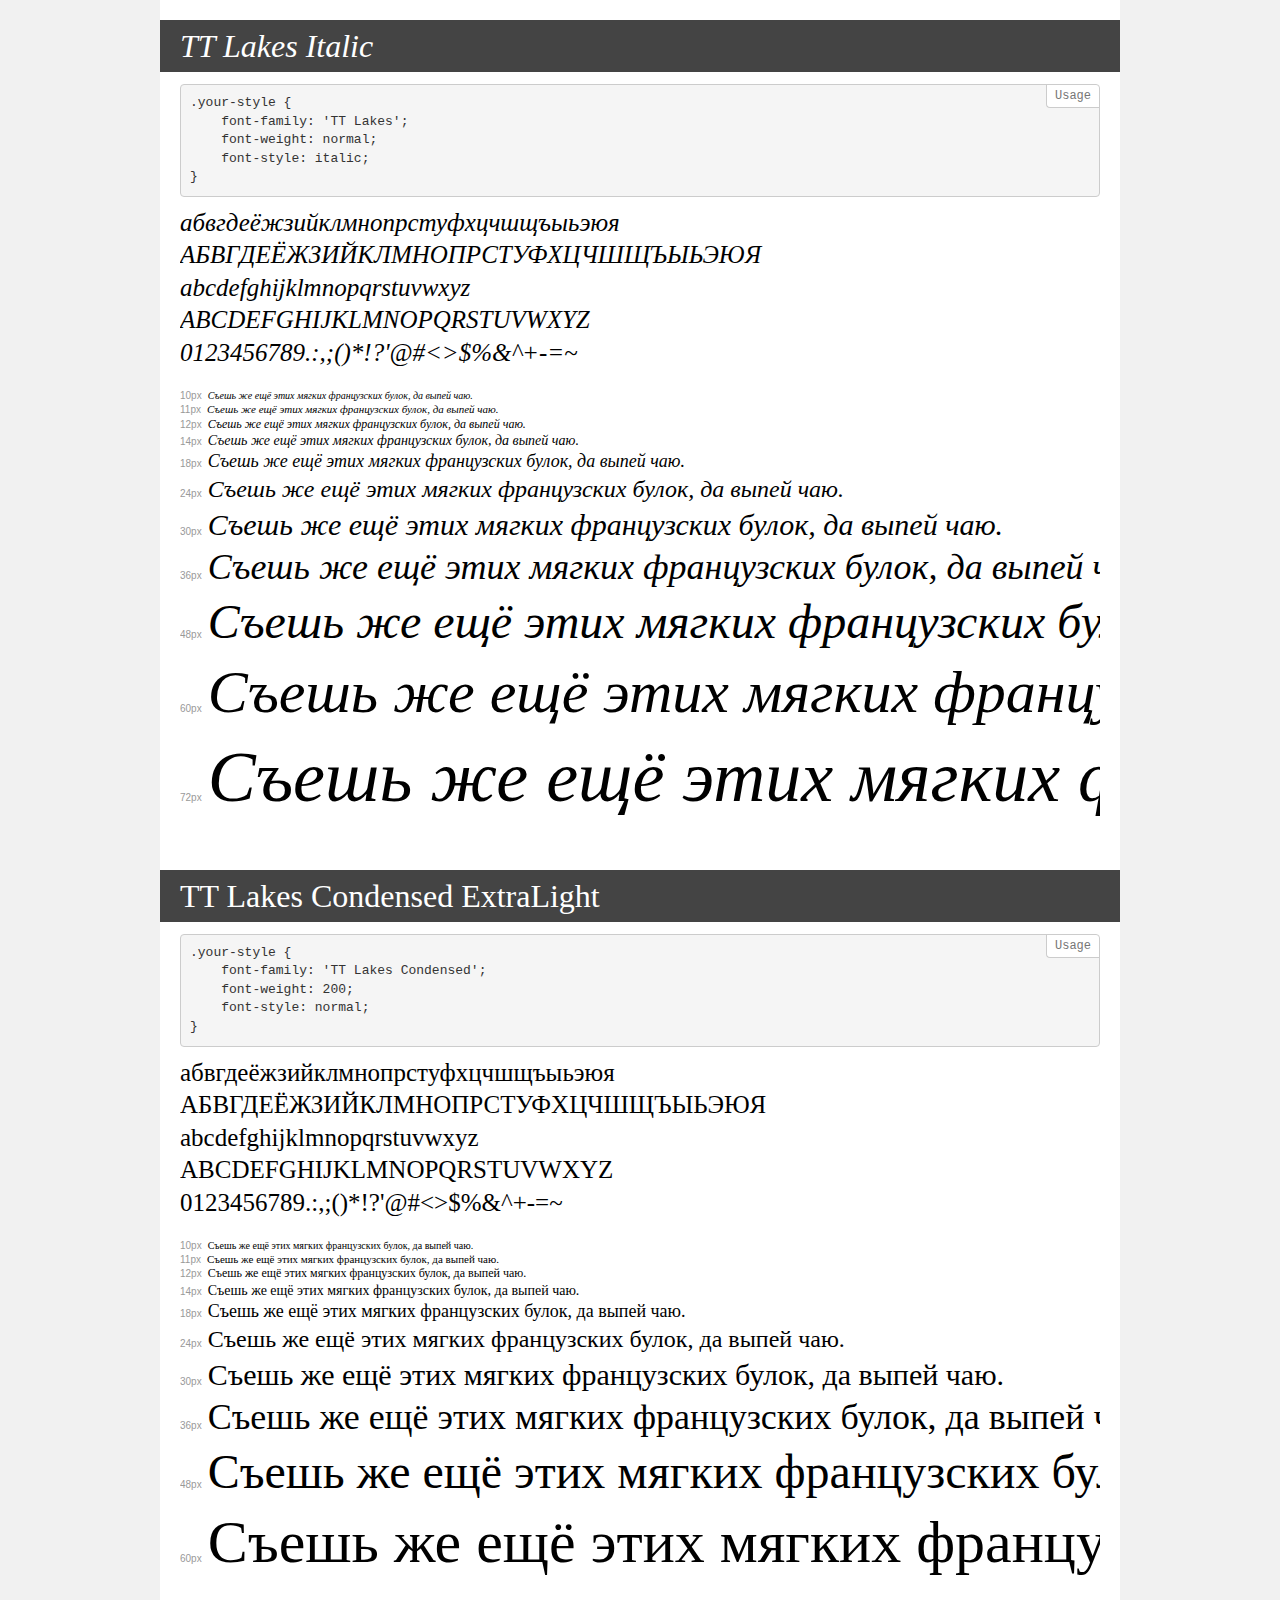
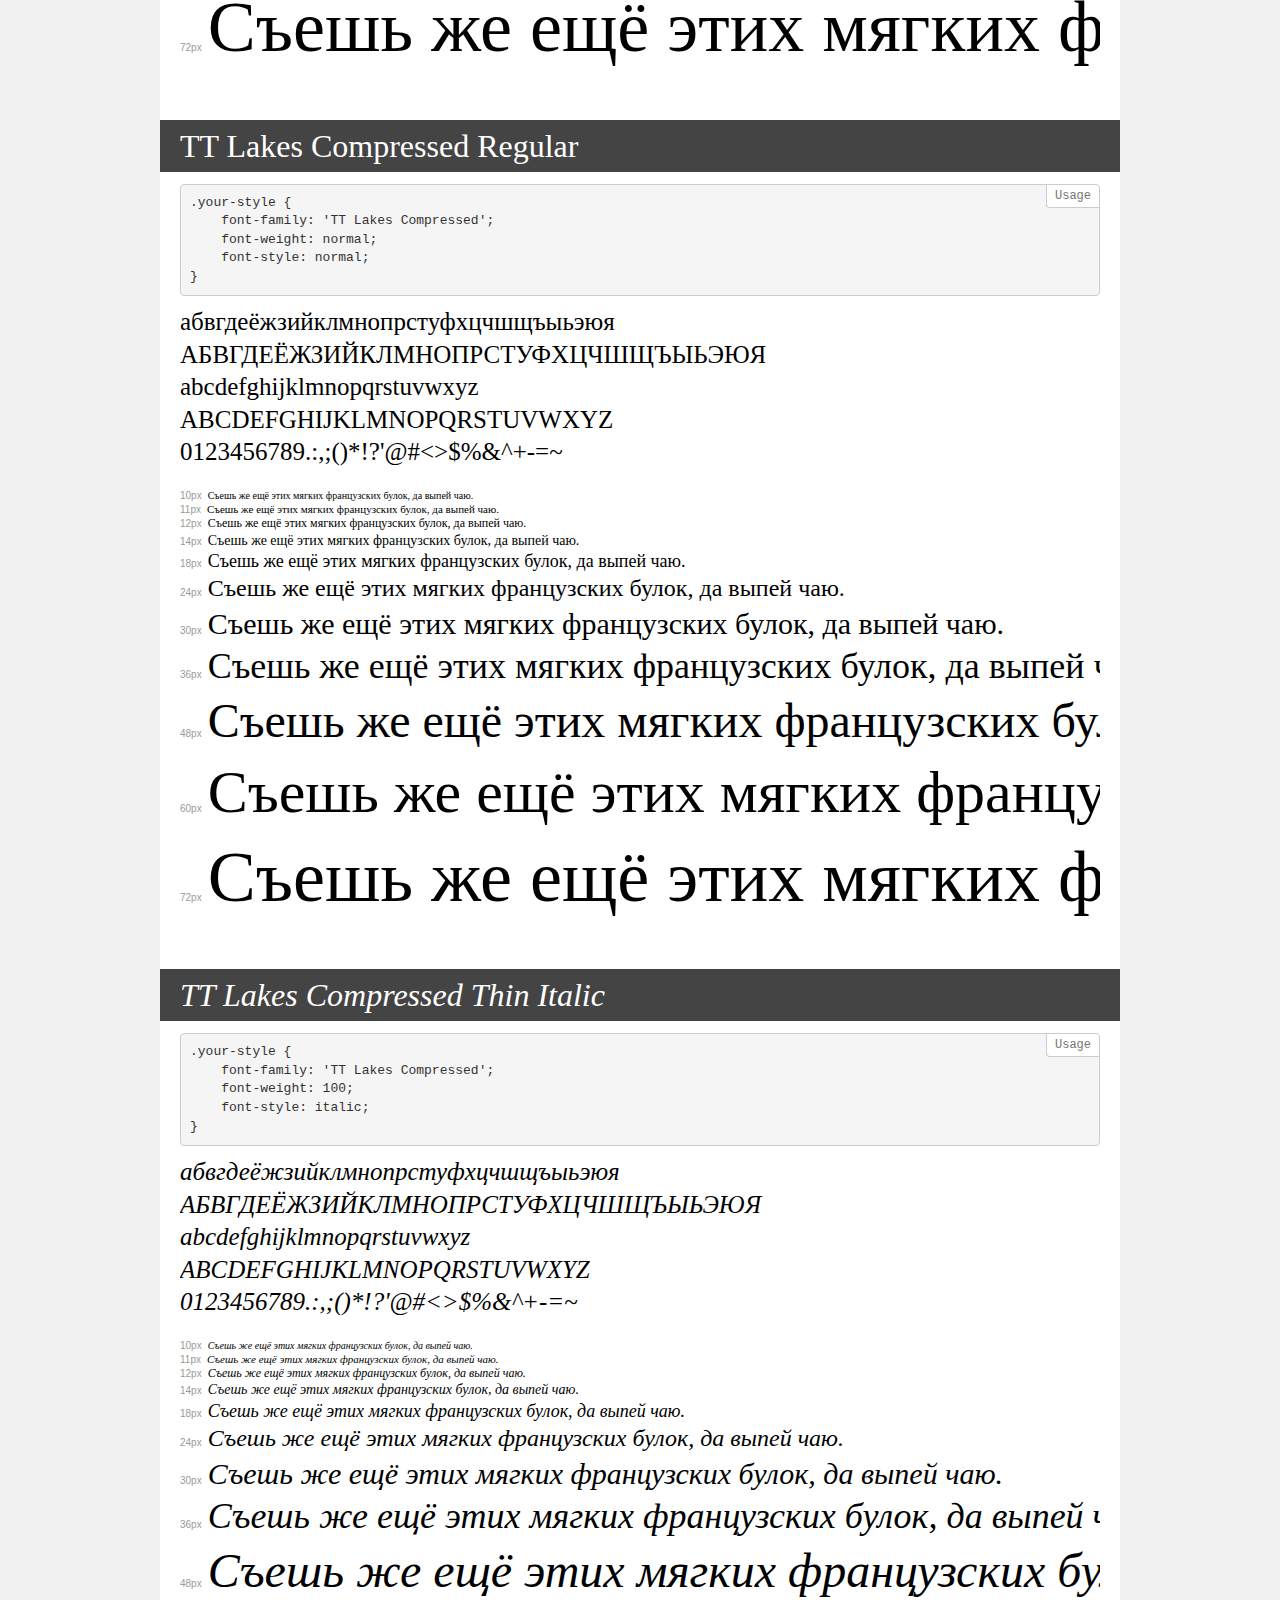
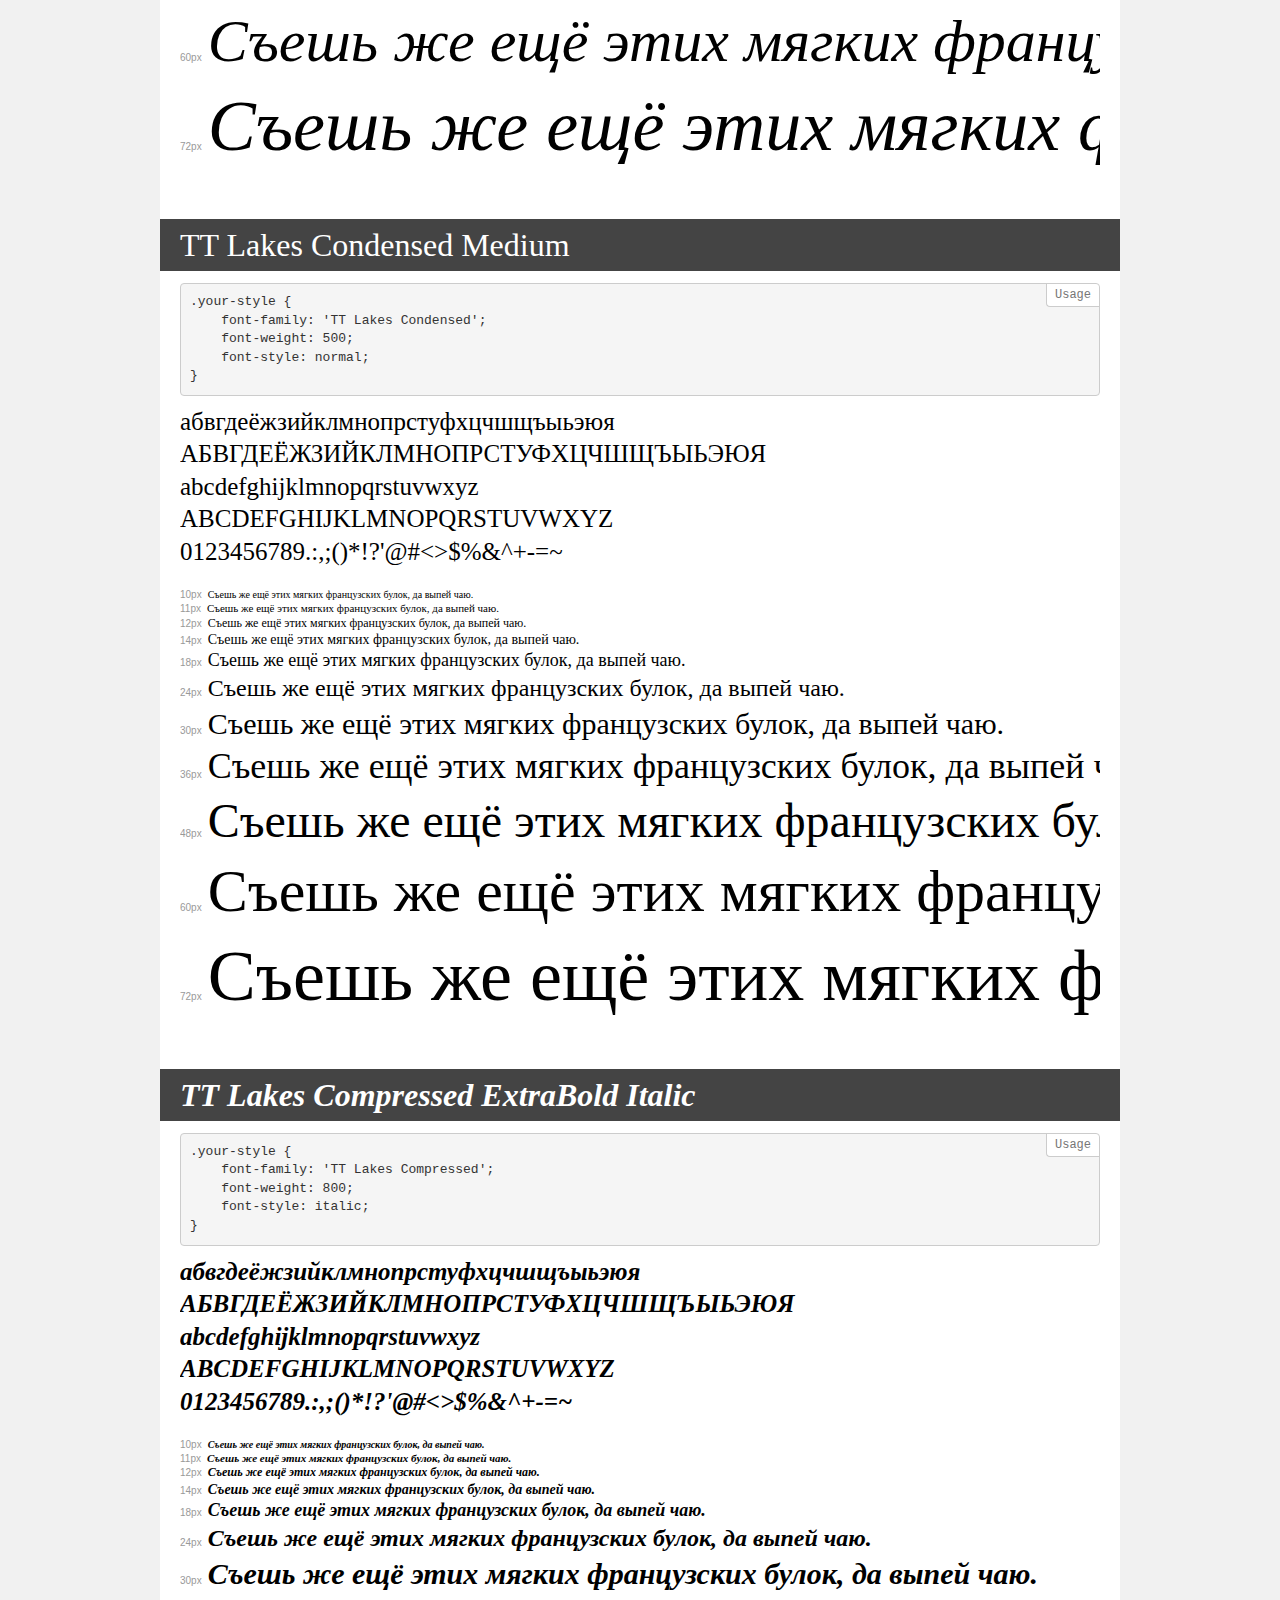
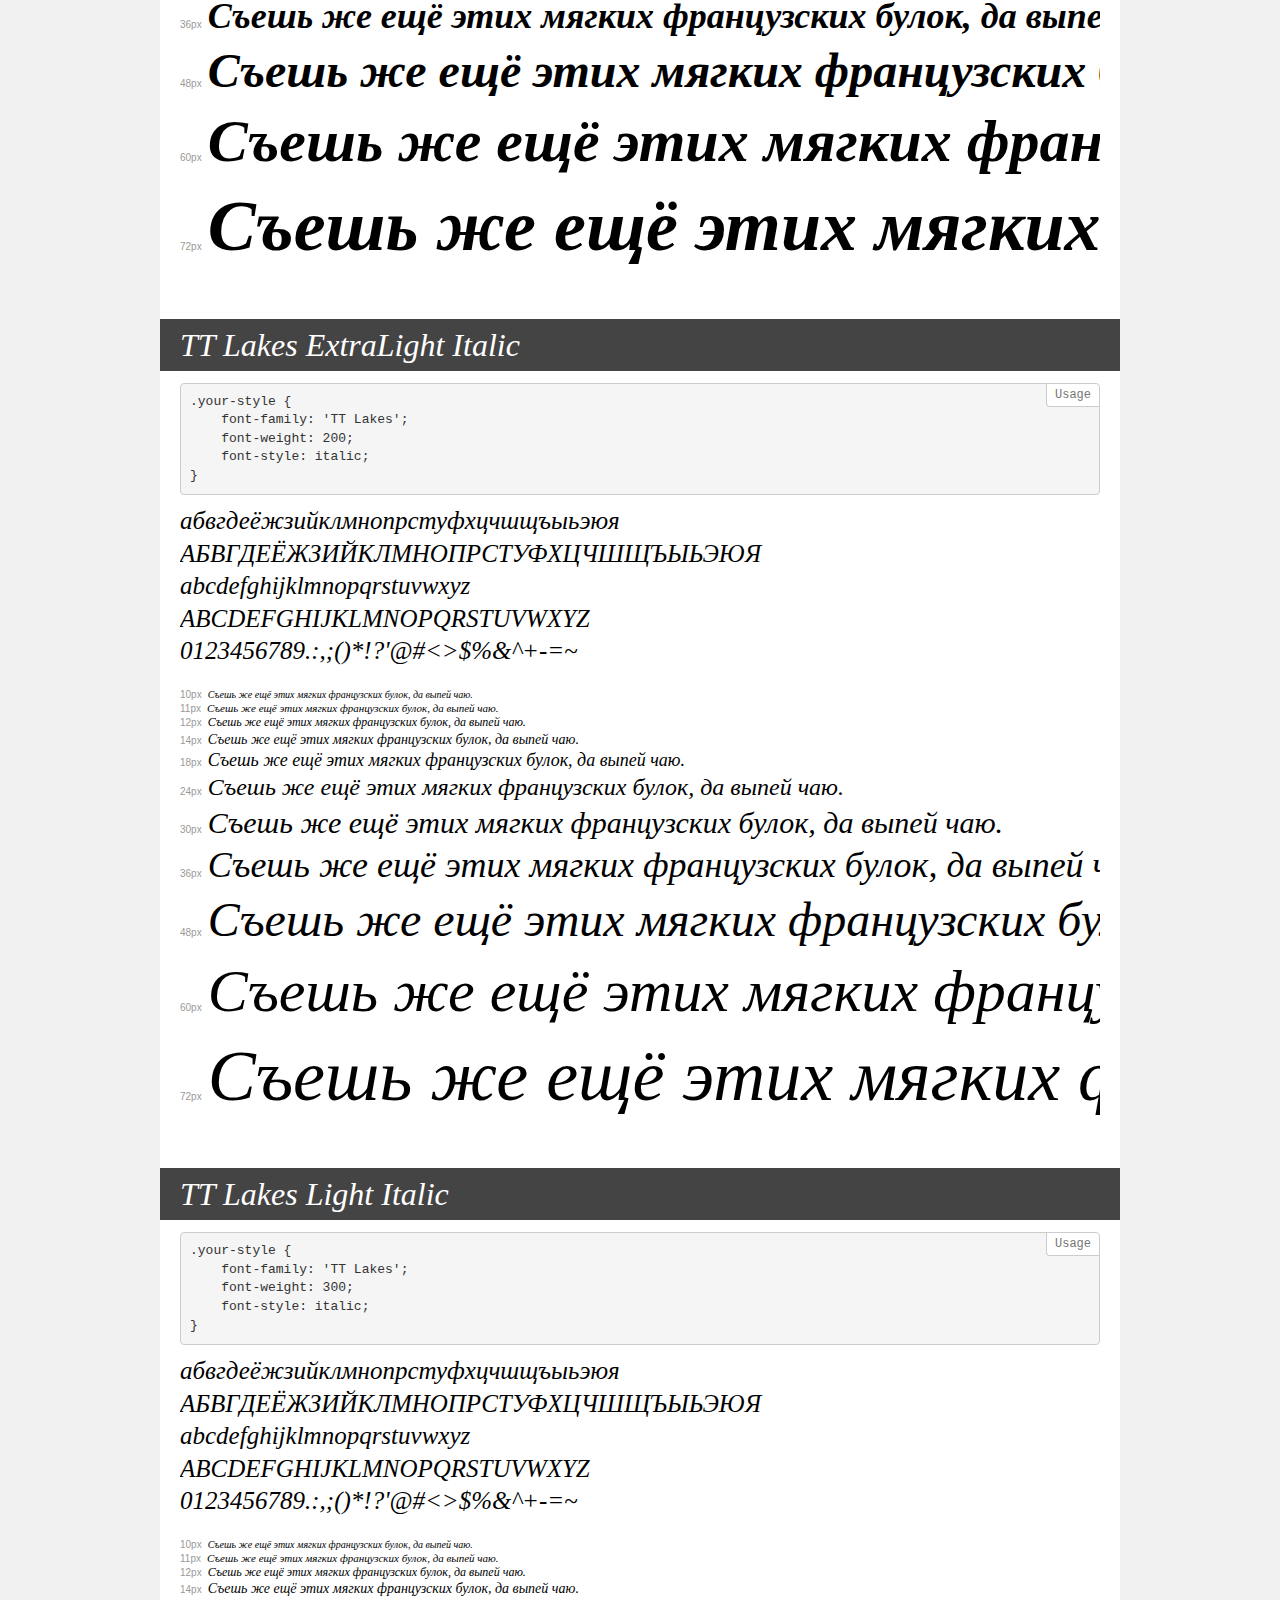
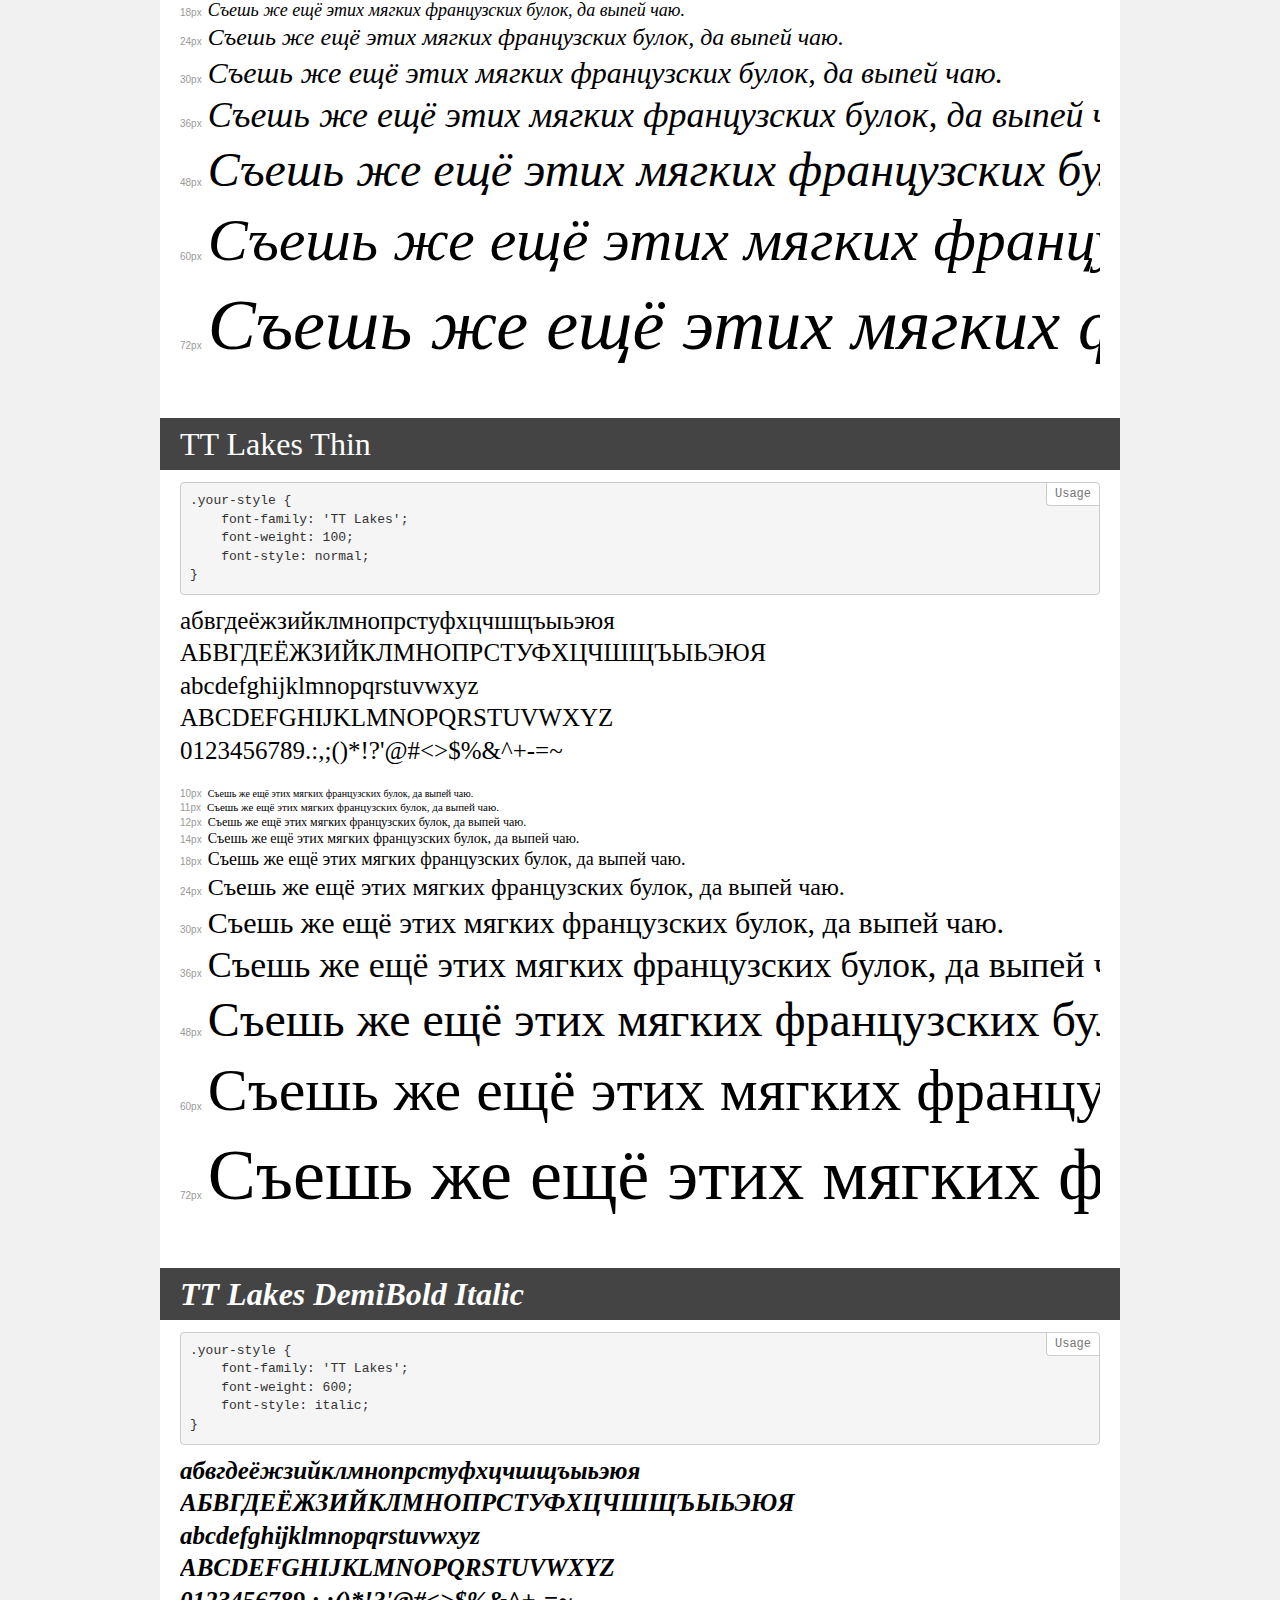
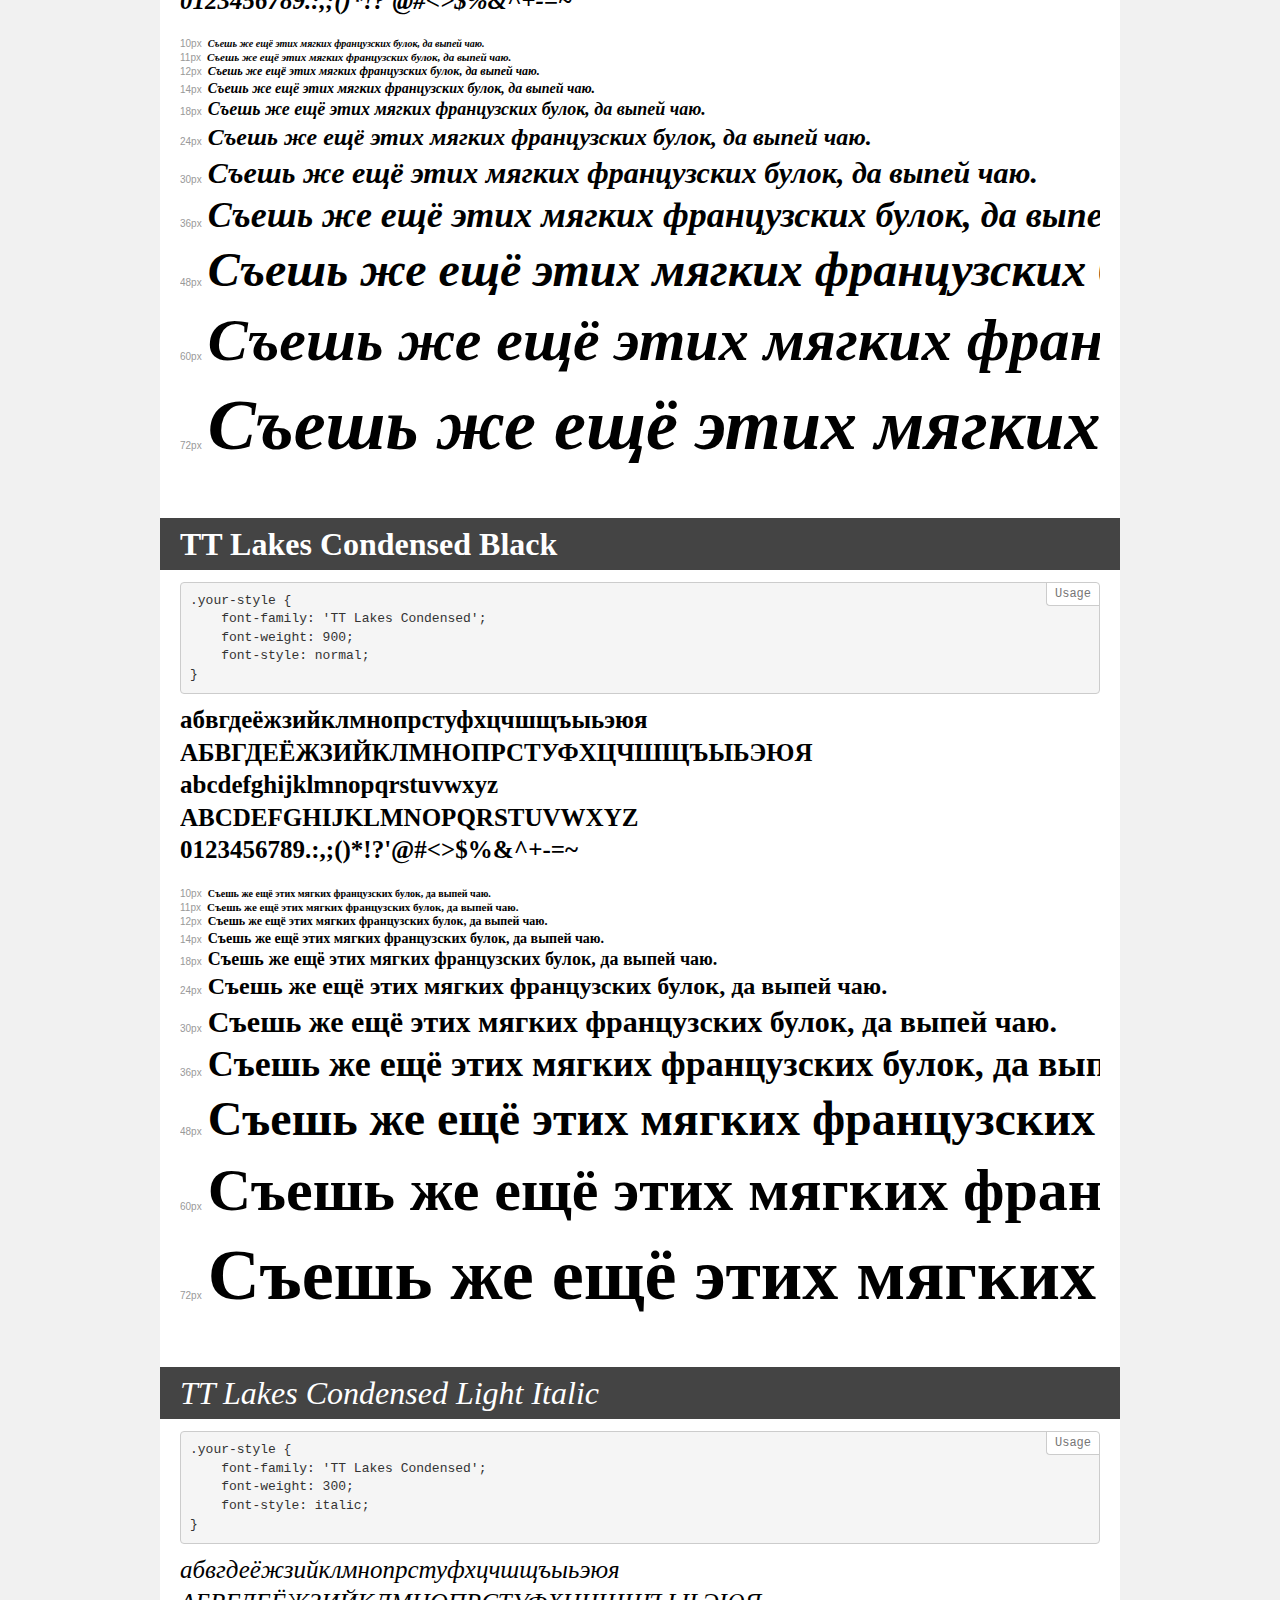
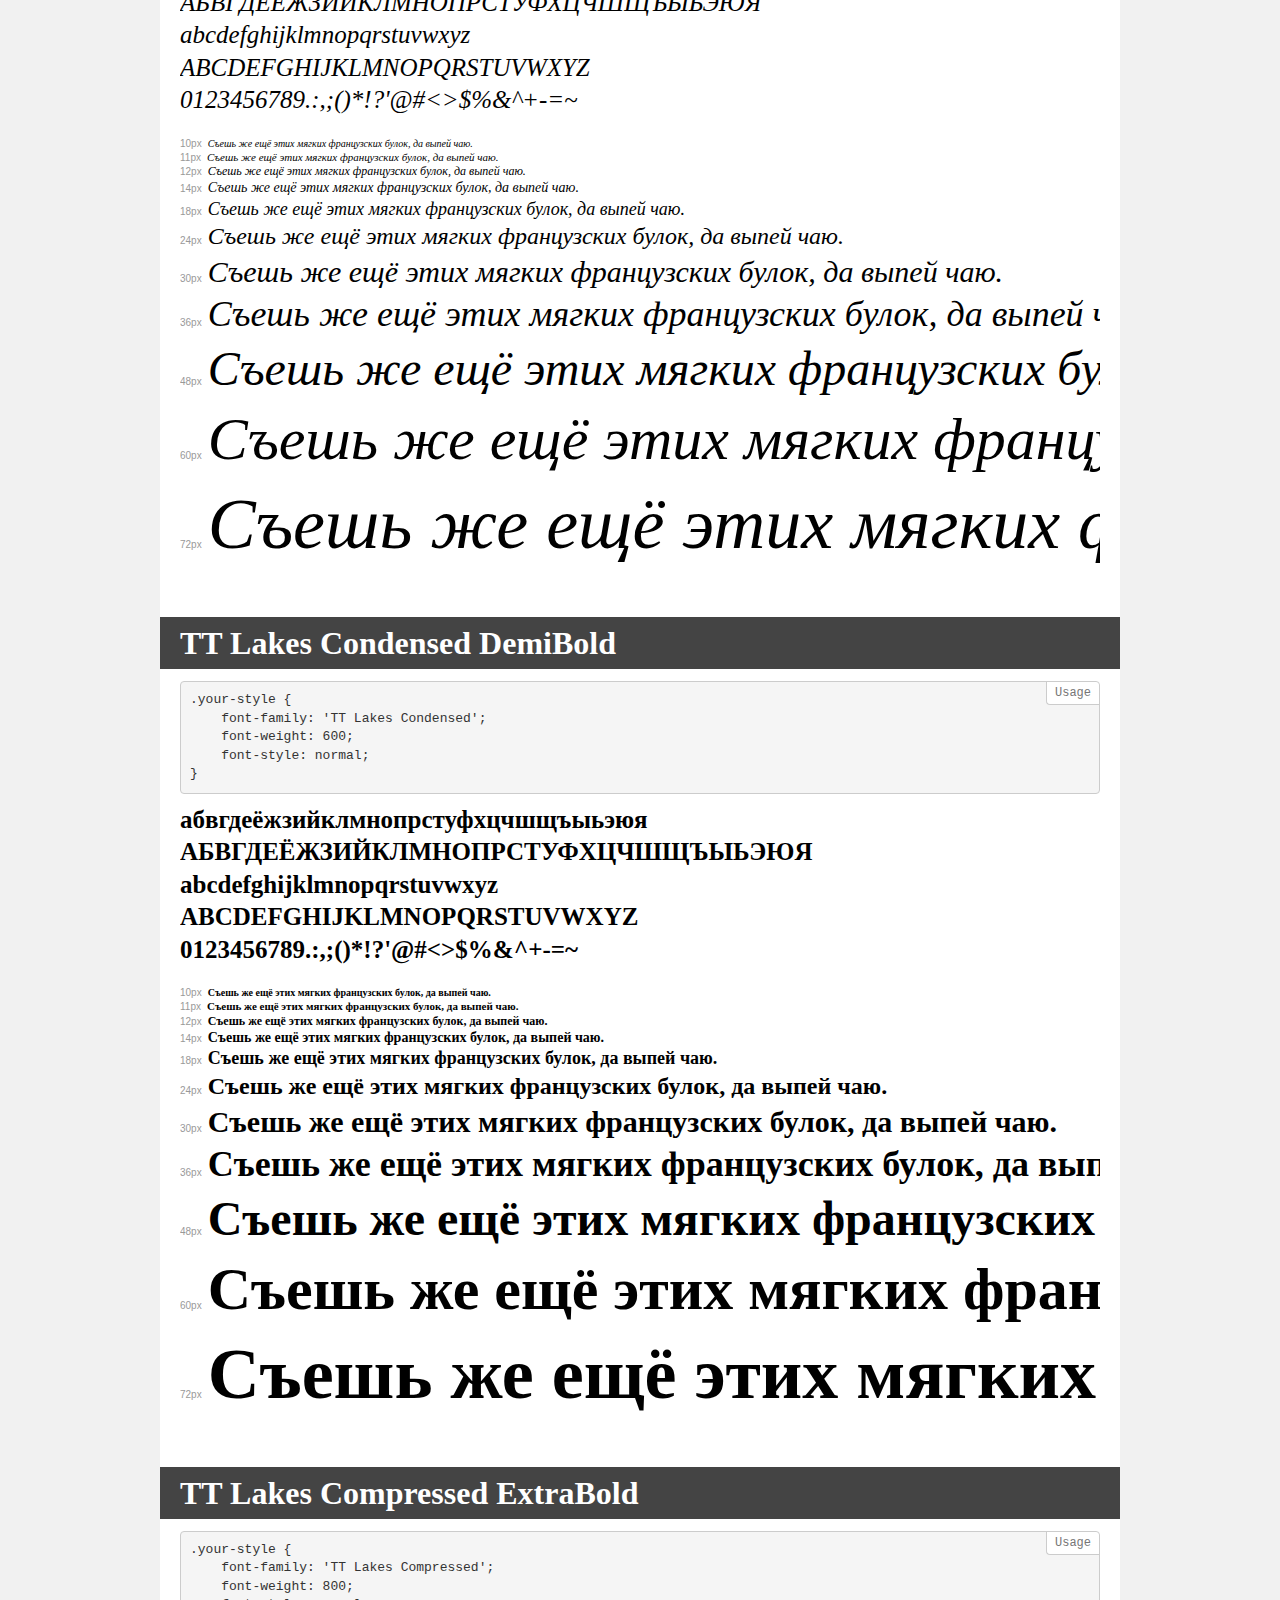
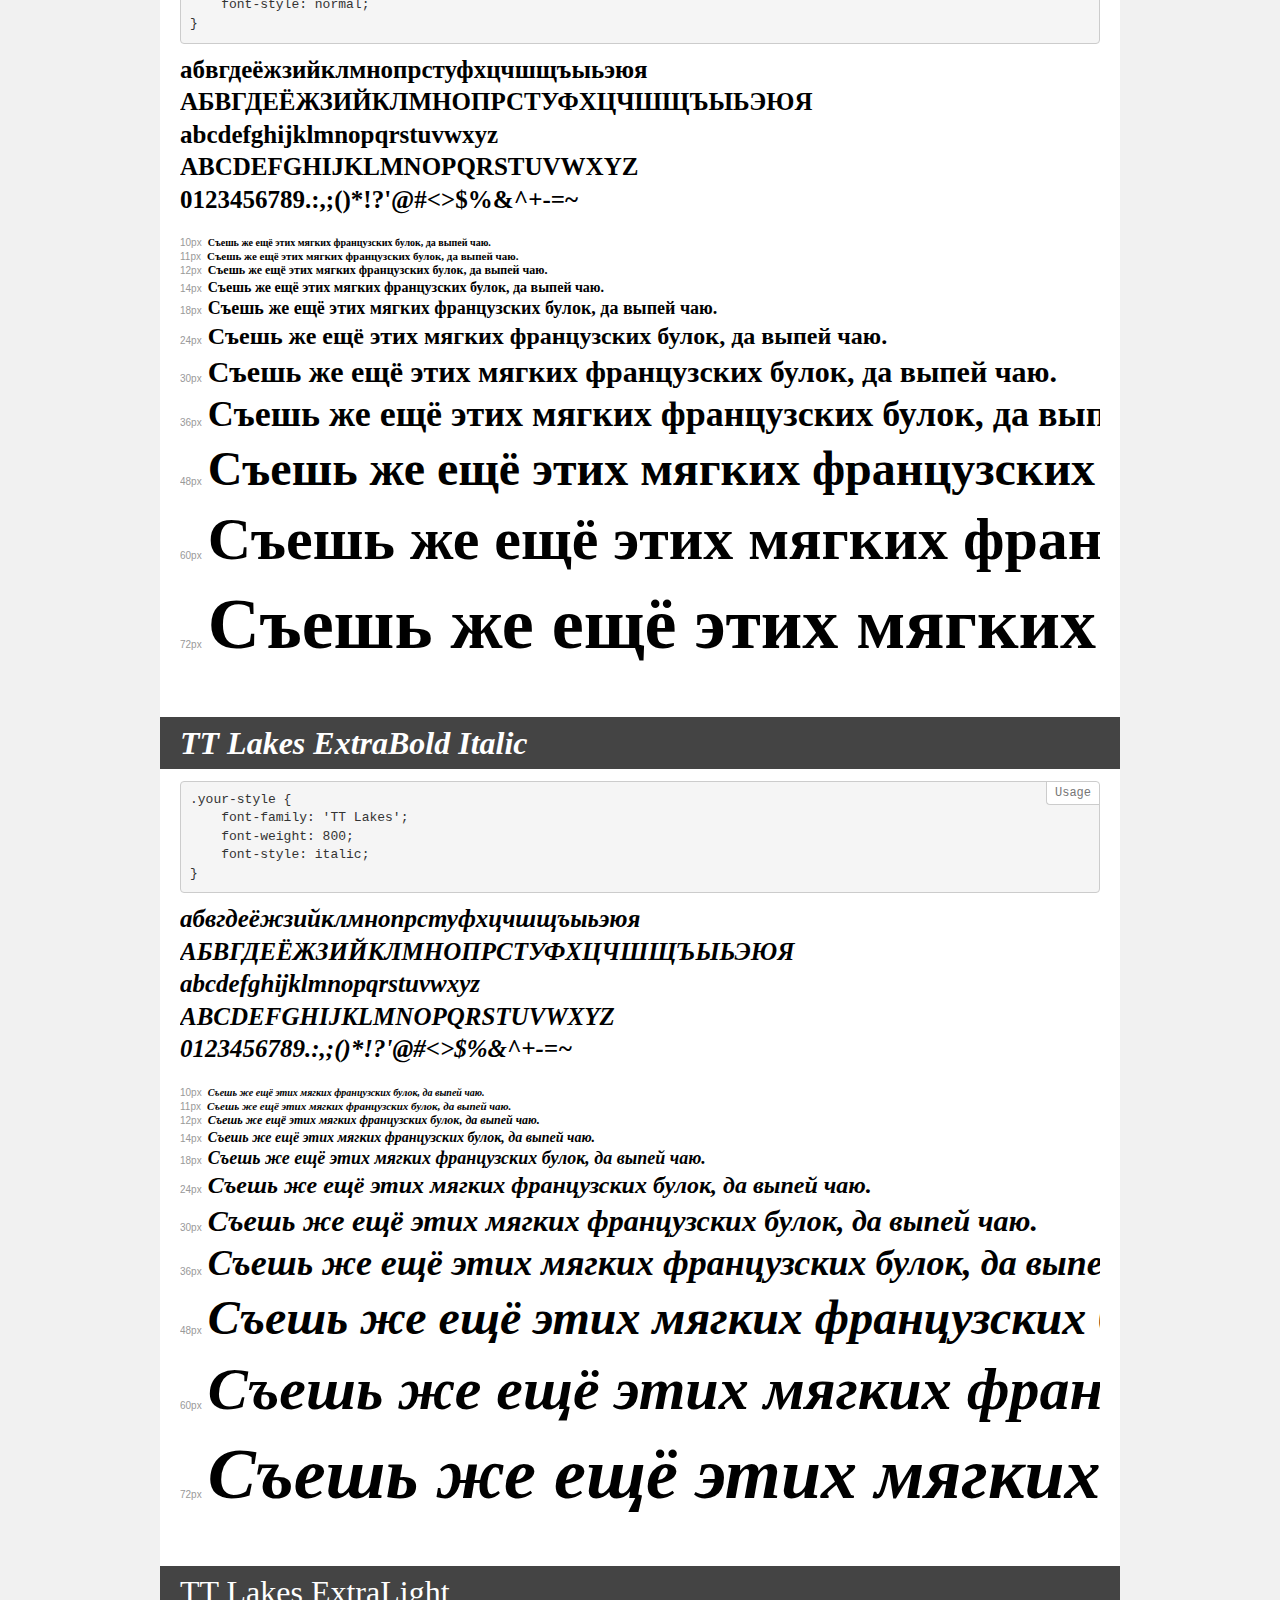
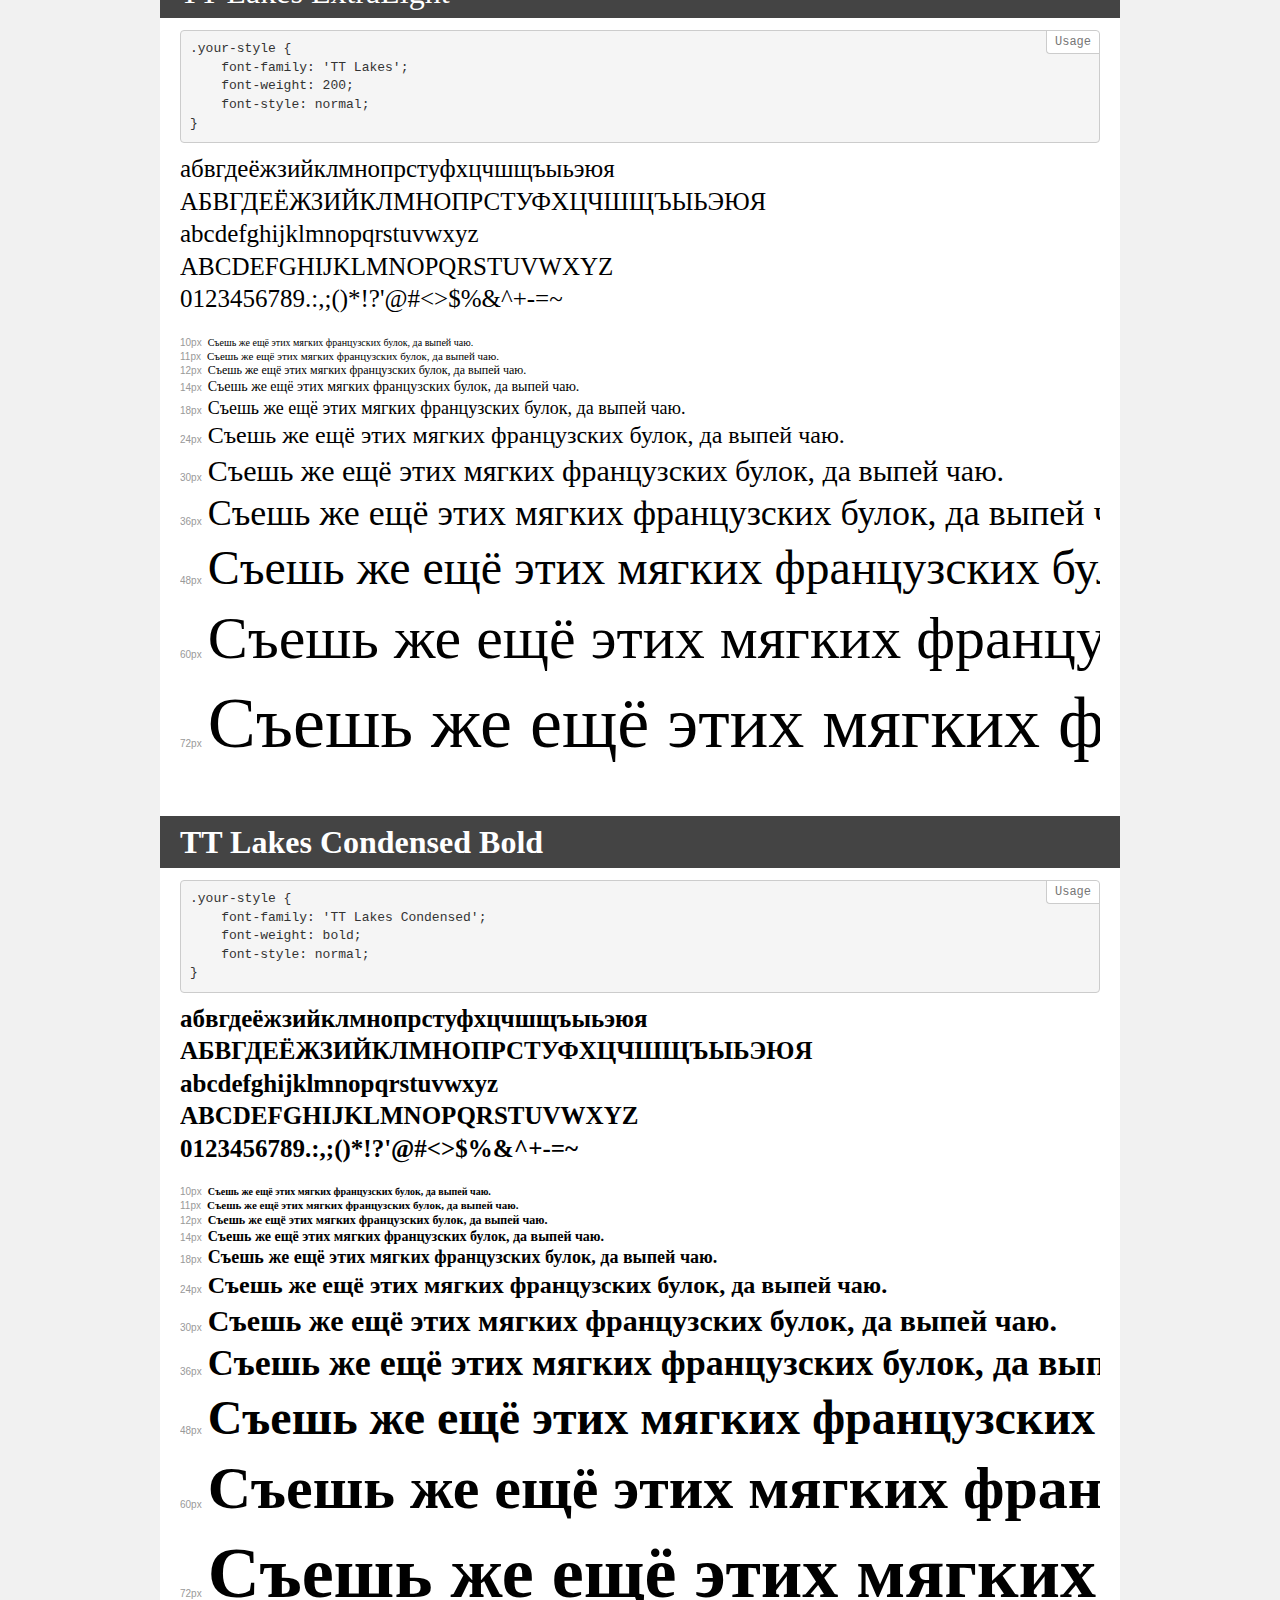
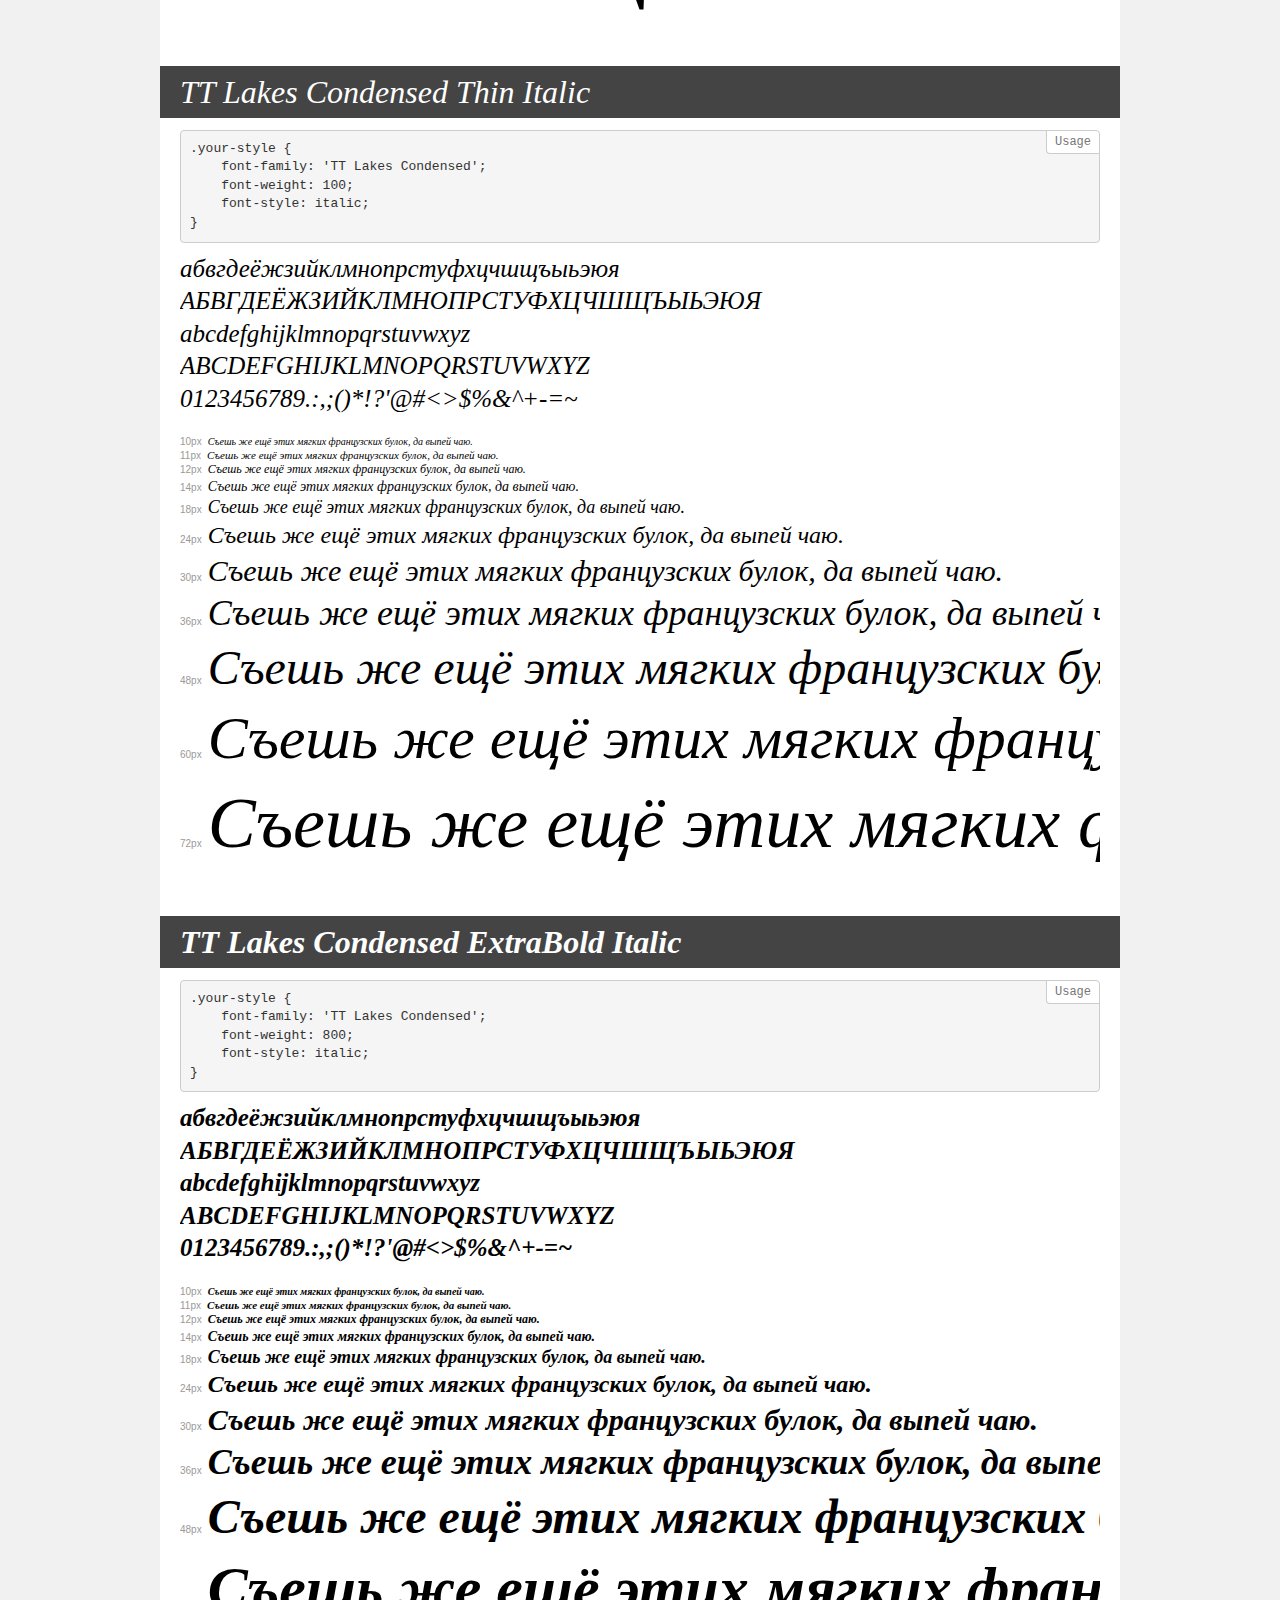
<file: src/fonts/demo.html>
<!DOCTYPE html>
<html>
<head>
    <meta charset="utf-8">
    <meta http-equiv="X-UA-Compatible" content="IE=edge">
    <meta name="viewport" content="width=device-width, initial-scale=1">
    <meta name="robots" content="noindex, noarchive">
    <meta name="format-detection" content="telephone=no">
    <title>Transfonter demo</title>
    <link href="_fonts.scss" rel="stylesheet">
    <style>
        /*
        http://meyerweb.com/eric/tools/css/reset/
        v2.0 | 20110126
        License: none (public domain)
        */
        html, body, div, span, applet, object, iframe,
        h1, h2, h3, h4, h5, h6, p, blockquote, pre,
        a, abbr, acronym, address, big, cite, code,
        del, dfn, em, img, ins, kbd, q, s, samp,
        small, strike, strong, sub, sup, tt, var,
        b, u, i, center,
        dl, dt, dd, ol, ul, li,
        fieldset, form, label, legend,
        table, caption, tbody, tfoot, thead, tr, th, td,
        article, aside, canvas, details, embed,
        figure, figcaption, footer, header, hgroup,
        menu, nav, output, ruby, section, summary,
        time, mark, audio, video {
            margin: 0;
            padding: 0;
            border: 0;
            font-size: 100%;
            font: inherit;
            vertical-align: baseline;
        }
        /* HTML5 display-role reset for older browsers */
        article, aside, details, figcaption, figure,
        footer, header, hgroup, menu, nav, section {
            display: block;
        }
        body {
            line-height: 1;
        }
        ol, ul {
            list-style: none;
        }
        blockquote, q {
            quotes: none;
        }
        blockquote:before, blockquote:after,
        q:before, q:after {
            content: '';
            content: none;
        }
        table {
            border-collapse: collapse;
            border-spacing: 0;
        }
        /* common styles */
        body {
            background: #f1f1f1;
            color: #000;
        }
        .page {
            background: #fff;
            width: 920px;
            margin: 0 auto;
            padding: 20px 20px 0 20px;
            overflow: hidden;
        }
        .font-container {
            overflow-x: auto;
            overflow-y: hidden;
            margin-bottom: 40px;
            line-height: 1.3;
            white-space: nowrap;
            padding-bottom: 5px;
        }
        h1 {
            position: relative;
            background: #444;
            font-size: 32px;
            color: #fff;
            padding: 10px 20px;
            margin: 0 -20px 12px -20px;
        }
        .letters {
            font-size: 25px;
            margin-bottom: 20px;
        }
        .s10:before {
            content: '10px';
        }
        .s11:before {
            content: '11px';
        }
        .s12:before {
            content: '12px';
        }
        .s14:before {
            content: '14px';
        }
        .s18:before {
            content: '18px';
        }
        .s24:before {
            content: '24px';
        }
        .s30:before {
            content: '30px';
        }
        .s36:before {
            content: '36px';
        }
        .s48:before {
            content: '48px';
        }
        .s60:before {
            content: '60px';
        }
        .s72:before {
            content: '72px';
        }
        .s10:before, .s11:before, .s12:before, .s14:before,
        .s18:before, .s24:before, .s30:before, .s36:before,
        .s48:before, .s60:before, .s72:before {
            font-family: Arial, sans-serif;
            font-size: 10px;
            font-weight: normal;
            font-style: normal;
            color: #999;
            padding-right: 6px;
        }
        pre {
            display: block;
            position: relative;
            padding: 9px;
            margin: 0 0 10px;
            font-family: Monaco, Menlo, Consolas, "Courier New", monospace !important;
            font-size: 13px;
            line-height: 1.428571429;
            color: #333;
            font-weight: normal !important;
            font-style: normal !important;
            background-color: #f5f5f5;
            border: 1px solid #ccc;
            overflow-x: auto;
            border-radius: 4px;
        }
        pre:after {
            display: block;
            position: absolute;
            right: 0;
            top: 0;
            content: 'Usage';
            line-height: 1;
            padding: 5px 8px;
            font-size: 12px;
            color: #767676;
            background-color: #fff;
            border: 1px solid #ccc;
            border-right: none;
            border-top: none;
            border-radius: 0 4px 0 4px;
            z-index: 10;
        }
        /* responsive */
        @media (max-width: 959px) {
            .page {
                width: auto;
                margin: 0;
            }
        }
    </style>
</head>
<body>
<div class="page">
    <div class="demo" style="font-family: 'TT Lakes'; font-weight: normal; font-style: italic;">
        <h1>TT Lakes Italic</h1>
        <pre>.your-style {
    font-family: 'TT Lakes';
    font-weight: normal;
    font-style: italic;
}</pre>
        <div class="font-container">
            <p class="letters">
                абвгдеёжзийклмнопрстуфхцчшщъыьэюя<br>
АБВГДЕЁЖЗИЙКЛМНОПРСТУФХЦЧШЩЪЫЬЭЮЯ<br>
abcdefghijklmnopqrstuvwxyz<br>
ABCDEFGHIJKLMNOPQRSTUVWXYZ<br>
                0123456789.:,;()*!?'@#<>$%&^+-=~
            </p>
            <p class="s10" style="font-size: 10px;">Съешь же ещё этих мягких французских булок, да выпей чаю.</p>
            <p class="s11" style="font-size: 11px;">Съешь же ещё этих мягких французских булок, да выпей чаю.</p>
            <p class="s12" style="font-size: 12px;">Съешь же ещё этих мягких французских булок, да выпей чаю.</p>
            <p class="s14" style="font-size: 14px;">Съешь же ещё этих мягких французских булок, да выпей чаю.</p>
            <p class="s18" style="font-size: 18px;">Съешь же ещё этих мягких французских булок, да выпей чаю.</p>
            <p class="s24" style="font-size: 24px;">Съешь же ещё этих мягких французских булок, да выпей чаю.</p>
            <p class="s30" style="font-size: 30px;">Съешь же ещё этих мягких французских булок, да выпей чаю.</p>
            <p class="s36" style="font-size: 36px;">Съешь же ещё этих мягких французских булок, да выпей чаю.</p>
            <p class="s48" style="font-size: 48px;">Съешь же ещё этих мягких французских булок, да выпей чаю.</p>
            <p class="s60" style="font-size: 60px;">Съешь же ещё этих мягких французских булок, да выпей чаю.</p>
            <p class="s72" style="font-size: 72px;">Съешь же ещё этих мягких французских булок, да выпей чаю.</p>
        </div>
    </div>
    <div class="demo" style="font-family: 'TT Lakes Condensed'; font-weight: 200; font-style: normal;">
        <h1>TT Lakes Condensed ExtraLight</h1>
        <pre>.your-style {
    font-family: 'TT Lakes Condensed';
    font-weight: 200;
    font-style: normal;
}</pre>
        <div class="font-container">
            <p class="letters">
                абвгдеёжзийклмнопрстуфхцчшщъыьэюя<br>
АБВГДЕЁЖЗИЙКЛМНОПРСТУФХЦЧШЩЪЫЬЭЮЯ<br>
abcdefghijklmnopqrstuvwxyz<br>
ABCDEFGHIJKLMNOPQRSTUVWXYZ<br>
                0123456789.:,;()*!?'@#<>$%&^+-=~
            </p>
            <p class="s10" style="font-size: 10px;">Съешь же ещё этих мягких французских булок, да выпей чаю.</p>
            <p class="s11" style="font-size: 11px;">Съешь же ещё этих мягких французских булок, да выпей чаю.</p>
            <p class="s12" style="font-size: 12px;">Съешь же ещё этих мягких французских булок, да выпей чаю.</p>
            <p class="s14" style="font-size: 14px;">Съешь же ещё этих мягких французских булок, да выпей чаю.</p>
            <p class="s18" style="font-size: 18px;">Съешь же ещё этих мягких французских булок, да выпей чаю.</p>
            <p class="s24" style="font-size: 24px;">Съешь же ещё этих мягких французских булок, да выпей чаю.</p>
            <p class="s30" style="font-size: 30px;">Съешь же ещё этих мягких французских булок, да выпей чаю.</p>
            <p class="s36" style="font-size: 36px;">Съешь же ещё этих мягких французских булок, да выпей чаю.</p>
            <p class="s48" style="font-size: 48px;">Съешь же ещё этих мягких французских булок, да выпей чаю.</p>
            <p class="s60" style="font-size: 60px;">Съешь же ещё этих мягких французских булок, да выпей чаю.</p>
            <p class="s72" style="font-size: 72px;">Съешь же ещё этих мягких французских булок, да выпей чаю.</p>
        </div>
    </div>
    <div class="demo" style="font-family: 'TT Lakes Compressed'; font-weight: normal; font-style: normal;">
        <h1>TT Lakes Compressed Regular</h1>
        <pre>.your-style {
    font-family: 'TT Lakes Compressed';
    font-weight: normal;
    font-style: normal;
}</pre>
        <div class="font-container">
            <p class="letters">
                абвгдеёжзийклмнопрстуфхцчшщъыьэюя<br>
АБВГДЕЁЖЗИЙКЛМНОПРСТУФХЦЧШЩЪЫЬЭЮЯ<br>
abcdefghijklmnopqrstuvwxyz<br>
ABCDEFGHIJKLMNOPQRSTUVWXYZ<br>
                0123456789.:,;()*!?'@#<>$%&^+-=~
            </p>
            <p class="s10" style="font-size: 10px;">Съешь же ещё этих мягких французских булок, да выпей чаю.</p>
            <p class="s11" style="font-size: 11px;">Съешь же ещё этих мягких французских булок, да выпей чаю.</p>
            <p class="s12" style="font-size: 12px;">Съешь же ещё этих мягких французских булок, да выпей чаю.</p>
            <p class="s14" style="font-size: 14px;">Съешь же ещё этих мягких французских булок, да выпей чаю.</p>
            <p class="s18" style="font-size: 18px;">Съешь же ещё этих мягких французских булок, да выпей чаю.</p>
            <p class="s24" style="font-size: 24px;">Съешь же ещё этих мягких французских булок, да выпей чаю.</p>
            <p class="s30" style="font-size: 30px;">Съешь же ещё этих мягких французских булок, да выпей чаю.</p>
            <p class="s36" style="font-size: 36px;">Съешь же ещё этих мягких французских булок, да выпей чаю.</p>
            <p class="s48" style="font-size: 48px;">Съешь же ещё этих мягких французских булок, да выпей чаю.</p>
            <p class="s60" style="font-size: 60px;">Съешь же ещё этих мягких французских булок, да выпей чаю.</p>
            <p class="s72" style="font-size: 72px;">Съешь же ещё этих мягких французских булок, да выпей чаю.</p>
        </div>
    </div>
    <div class="demo" style="font-family: 'TT Lakes Compressed'; font-weight: 100; font-style: italic;">
        <h1>TT Lakes Compressed Thin Italic</h1>
        <pre>.your-style {
    font-family: 'TT Lakes Compressed';
    font-weight: 100;
    font-style: italic;
}</pre>
        <div class="font-container">
            <p class="letters">
                абвгдеёжзийклмнопрстуфхцчшщъыьэюя<br>
АБВГДЕЁЖЗИЙКЛМНОПРСТУФХЦЧШЩЪЫЬЭЮЯ<br>
abcdefghijklmnopqrstuvwxyz<br>
ABCDEFGHIJKLMNOPQRSTUVWXYZ<br>
                0123456789.:,;()*!?'@#<>$%&^+-=~
            </p>
            <p class="s10" style="font-size: 10px;">Съешь же ещё этих мягких французских булок, да выпей чаю.</p>
            <p class="s11" style="font-size: 11px;">Съешь же ещё этих мягких французских булок, да выпей чаю.</p>
            <p class="s12" style="font-size: 12px;">Съешь же ещё этих мягких французских булок, да выпей чаю.</p>
            <p class="s14" style="font-size: 14px;">Съешь же ещё этих мягких французских булок, да выпей чаю.</p>
            <p class="s18" style="font-size: 18px;">Съешь же ещё этих мягких французских булок, да выпей чаю.</p>
            <p class="s24" style="font-size: 24px;">Съешь же ещё этих мягких французских булок, да выпей чаю.</p>
            <p class="s30" style="font-size: 30px;">Съешь же ещё этих мягких французских булок, да выпей чаю.</p>
            <p class="s36" style="font-size: 36px;">Съешь же ещё этих мягких французских булок, да выпей чаю.</p>
            <p class="s48" style="font-size: 48px;">Съешь же ещё этих мягких французских булок, да выпей чаю.</p>
            <p class="s60" style="font-size: 60px;">Съешь же ещё этих мягких французских булок, да выпей чаю.</p>
            <p class="s72" style="font-size: 72px;">Съешь же ещё этих мягких французских булок, да выпей чаю.</p>
        </div>
    </div>
    <div class="demo" style="font-family: 'TT Lakes Condensed'; font-weight: 500; font-style: normal;">
        <h1>TT Lakes Condensed Medium</h1>
        <pre>.your-style {
    font-family: 'TT Lakes Condensed';
    font-weight: 500;
    font-style: normal;
}</pre>
        <div class="font-container">
            <p class="letters">
                абвгдеёжзийклмнопрстуфхцчшщъыьэюя<br>
АБВГДЕЁЖЗИЙКЛМНОПРСТУФХЦЧШЩЪЫЬЭЮЯ<br>
abcdefghijklmnopqrstuvwxyz<br>
ABCDEFGHIJKLMNOPQRSTUVWXYZ<br>
                0123456789.:,;()*!?'@#<>$%&^+-=~
            </p>
            <p class="s10" style="font-size: 10px;">Съешь же ещё этих мягких французских булок, да выпей чаю.</p>
            <p class="s11" style="font-size: 11px;">Съешь же ещё этих мягких французских булок, да выпей чаю.</p>
            <p class="s12" style="font-size: 12px;">Съешь же ещё этих мягких французских булок, да выпей чаю.</p>
            <p class="s14" style="font-size: 14px;">Съешь же ещё этих мягких французских булок, да выпей чаю.</p>
            <p class="s18" style="font-size: 18px;">Съешь же ещё этих мягких французских булок, да выпей чаю.</p>
            <p class="s24" style="font-size: 24px;">Съешь же ещё этих мягких французских булок, да выпей чаю.</p>
            <p class="s30" style="font-size: 30px;">Съешь же ещё этих мягких французских булок, да выпей чаю.</p>
            <p class="s36" style="font-size: 36px;">Съешь же ещё этих мягких французских булок, да выпей чаю.</p>
            <p class="s48" style="font-size: 48px;">Съешь же ещё этих мягких французских булок, да выпей чаю.</p>
            <p class="s60" style="font-size: 60px;">Съешь же ещё этих мягких французских булок, да выпей чаю.</p>
            <p class="s72" style="font-size: 72px;">Съешь же ещё этих мягких французских булок, да выпей чаю.</p>
        </div>
    </div>
    <div class="demo" style="font-family: 'TT Lakes Compressed'; font-weight: 800; font-style: italic;">
        <h1>TT Lakes Compressed ExtraBold Italic</h1>
        <pre>.your-style {
    font-family: 'TT Lakes Compressed';
    font-weight: 800;
    font-style: italic;
}</pre>
        <div class="font-container">
            <p class="letters">
                абвгдеёжзийклмнопрстуфхцчшщъыьэюя<br>
АБВГДЕЁЖЗИЙКЛМНОПРСТУФХЦЧШЩЪЫЬЭЮЯ<br>
abcdefghijklmnopqrstuvwxyz<br>
ABCDEFGHIJKLMNOPQRSTUVWXYZ<br>
                0123456789.:,;()*!?'@#<>$%&^+-=~
            </p>
            <p class="s10" style="font-size: 10px;">Съешь же ещё этих мягких французских булок, да выпей чаю.</p>
            <p class="s11" style="font-size: 11px;">Съешь же ещё этих мягких французских булок, да выпей чаю.</p>
            <p class="s12" style="font-size: 12px;">Съешь же ещё этих мягких французских булок, да выпей чаю.</p>
            <p class="s14" style="font-size: 14px;">Съешь же ещё этих мягких французских булок, да выпей чаю.</p>
            <p class="s18" style="font-size: 18px;">Съешь же ещё этих мягких французских булок, да выпей чаю.</p>
            <p class="s24" style="font-size: 24px;">Съешь же ещё этих мягких французских булок, да выпей чаю.</p>
            <p class="s30" style="font-size: 30px;">Съешь же ещё этих мягких французских булок, да выпей чаю.</p>
            <p class="s36" style="font-size: 36px;">Съешь же ещё этих мягких французских булок, да выпей чаю.</p>
            <p class="s48" style="font-size: 48px;">Съешь же ещё этих мягких французских булок, да выпей чаю.</p>
            <p class="s60" style="font-size: 60px;">Съешь же ещё этих мягких французских булок, да выпей чаю.</p>
            <p class="s72" style="font-size: 72px;">Съешь же ещё этих мягких французских булок, да выпей чаю.</p>
        </div>
    </div>
    <div class="demo" style="font-family: 'TT Lakes'; font-weight: 200; font-style: italic;">
        <h1>TT Lakes ExtraLight Italic</h1>
        <pre>.your-style {
    font-family: 'TT Lakes';
    font-weight: 200;
    font-style: italic;
}</pre>
        <div class="font-container">
            <p class="letters">
                абвгдеёжзийклмнопрстуфхцчшщъыьэюя<br>
АБВГДЕЁЖЗИЙКЛМНОПРСТУФХЦЧШЩЪЫЬЭЮЯ<br>
abcdefghijklmnopqrstuvwxyz<br>
ABCDEFGHIJKLMNOPQRSTUVWXYZ<br>
                0123456789.:,;()*!?'@#<>$%&^+-=~
            </p>
            <p class="s10" style="font-size: 10px;">Съешь же ещё этих мягких французских булок, да выпей чаю.</p>
            <p class="s11" style="font-size: 11px;">Съешь же ещё этих мягких французских булок, да выпей чаю.</p>
            <p class="s12" style="font-size: 12px;">Съешь же ещё этих мягких французских булок, да выпей чаю.</p>
            <p class="s14" style="font-size: 14px;">Съешь же ещё этих мягких французских булок, да выпей чаю.</p>
            <p class="s18" style="font-size: 18px;">Съешь же ещё этих мягких французских булок, да выпей чаю.</p>
            <p class="s24" style="font-size: 24px;">Съешь же ещё этих мягких французских булок, да выпей чаю.</p>
            <p class="s30" style="font-size: 30px;">Съешь же ещё этих мягких французских булок, да выпей чаю.</p>
            <p class="s36" style="font-size: 36px;">Съешь же ещё этих мягких французских булок, да выпей чаю.</p>
            <p class="s48" style="font-size: 48px;">Съешь же ещё этих мягких французских булок, да выпей чаю.</p>
            <p class="s60" style="font-size: 60px;">Съешь же ещё этих мягких французских булок, да выпей чаю.</p>
            <p class="s72" style="font-size: 72px;">Съешь же ещё этих мягких французских булок, да выпей чаю.</p>
        </div>
    </div>
    <div class="demo" style="font-family: 'TT Lakes'; font-weight: 300; font-style: italic;">
        <h1>TT Lakes Light Italic</h1>
        <pre>.your-style {
    font-family: 'TT Lakes';
    font-weight: 300;
    font-style: italic;
}</pre>
        <div class="font-container">
            <p class="letters">
                абвгдеёжзийклмнопрстуфхцчшщъыьэюя<br>
АБВГДЕЁЖЗИЙКЛМНОПРСТУФХЦЧШЩЪЫЬЭЮЯ<br>
abcdefghijklmnopqrstuvwxyz<br>
ABCDEFGHIJKLMNOPQRSTUVWXYZ<br>
                0123456789.:,;()*!?'@#<>$%&^+-=~
            </p>
            <p class="s10" style="font-size: 10px;">Съешь же ещё этих мягких французских булок, да выпей чаю.</p>
            <p class="s11" style="font-size: 11px;">Съешь же ещё этих мягких французских булок, да выпей чаю.</p>
            <p class="s12" style="font-size: 12px;">Съешь же ещё этих мягких французских булок, да выпей чаю.</p>
            <p class="s14" style="font-size: 14px;">Съешь же ещё этих мягких французских булок, да выпей чаю.</p>
            <p class="s18" style="font-size: 18px;">Съешь же ещё этих мягких французских булок, да выпей чаю.</p>
            <p class="s24" style="font-size: 24px;">Съешь же ещё этих мягких французских булок, да выпей чаю.</p>
            <p class="s30" style="font-size: 30px;">Съешь же ещё этих мягких французских булок, да выпей чаю.</p>
            <p class="s36" style="font-size: 36px;">Съешь же ещё этих мягких французских булок, да выпей чаю.</p>
            <p class="s48" style="font-size: 48px;">Съешь же ещё этих мягких французских булок, да выпей чаю.</p>
            <p class="s60" style="font-size: 60px;">Съешь же ещё этих мягких французских булок, да выпей чаю.</p>
            <p class="s72" style="font-size: 72px;">Съешь же ещё этих мягких французских булок, да выпей чаю.</p>
        </div>
    </div>
    <div class="demo" style="font-family: 'TT Lakes'; font-weight: 100; font-style: normal;">
        <h1>TT Lakes Thin</h1>
        <pre>.your-style {
    font-family: 'TT Lakes';
    font-weight: 100;
    font-style: normal;
}</pre>
        <div class="font-container">
            <p class="letters">
                абвгдеёжзийклмнопрстуфхцчшщъыьэюя<br>
АБВГДЕЁЖЗИЙКЛМНОПРСТУФХЦЧШЩЪЫЬЭЮЯ<br>
abcdefghijklmnopqrstuvwxyz<br>
ABCDEFGHIJKLMNOPQRSTUVWXYZ<br>
                0123456789.:,;()*!?'@#<>$%&^+-=~
            </p>
            <p class="s10" style="font-size: 10px;">Съешь же ещё этих мягких французских булок, да выпей чаю.</p>
            <p class="s11" style="font-size: 11px;">Съешь же ещё этих мягких французских булок, да выпей чаю.</p>
            <p class="s12" style="font-size: 12px;">Съешь же ещё этих мягких французских булок, да выпей чаю.</p>
            <p class="s14" style="font-size: 14px;">Съешь же ещё этих мягких французских булок, да выпей чаю.</p>
            <p class="s18" style="font-size: 18px;">Съешь же ещё этих мягких французских булок, да выпей чаю.</p>
            <p class="s24" style="font-size: 24px;">Съешь же ещё этих мягких французских булок, да выпей чаю.</p>
            <p class="s30" style="font-size: 30px;">Съешь же ещё этих мягких французских булок, да выпей чаю.</p>
            <p class="s36" style="font-size: 36px;">Съешь же ещё этих мягких французских булок, да выпей чаю.</p>
            <p class="s48" style="font-size: 48px;">Съешь же ещё этих мягких французских булок, да выпей чаю.</p>
            <p class="s60" style="font-size: 60px;">Съешь же ещё этих мягких французских булок, да выпей чаю.</p>
            <p class="s72" style="font-size: 72px;">Съешь же ещё этих мягких французских булок, да выпей чаю.</p>
        </div>
    </div>
    <div class="demo" style="font-family: 'TT Lakes'; font-weight: 600; font-style: italic;">
        <h1>TT Lakes DemiBold Italic</h1>
        <pre>.your-style {
    font-family: 'TT Lakes';
    font-weight: 600;
    font-style: italic;
}</pre>
        <div class="font-container">
            <p class="letters">
                абвгдеёжзийклмнопрстуфхцчшщъыьэюя<br>
АБВГДЕЁЖЗИЙКЛМНОПРСТУФХЦЧШЩЪЫЬЭЮЯ<br>
abcdefghijklmnopqrstuvwxyz<br>
ABCDEFGHIJKLMNOPQRSTUVWXYZ<br>
                0123456789.:,;()*!?'@#<>$%&^+-=~
            </p>
            <p class="s10" style="font-size: 10px;">Съешь же ещё этих мягких французских булок, да выпей чаю.</p>
            <p class="s11" style="font-size: 11px;">Съешь же ещё этих мягких французских булок, да выпей чаю.</p>
            <p class="s12" style="font-size: 12px;">Съешь же ещё этих мягких французских булок, да выпей чаю.</p>
            <p class="s14" style="font-size: 14px;">Съешь же ещё этих мягких французских булок, да выпей чаю.</p>
            <p class="s18" style="font-size: 18px;">Съешь же ещё этих мягких французских булок, да выпей чаю.</p>
            <p class="s24" style="font-size: 24px;">Съешь же ещё этих мягких французских булок, да выпей чаю.</p>
            <p class="s30" style="font-size: 30px;">Съешь же ещё этих мягких французских булок, да выпей чаю.</p>
            <p class="s36" style="font-size: 36px;">Съешь же ещё этих мягких французских булок, да выпей чаю.</p>
            <p class="s48" style="font-size: 48px;">Съешь же ещё этих мягких французских булок, да выпей чаю.</p>
            <p class="s60" style="font-size: 60px;">Съешь же ещё этих мягких французских булок, да выпей чаю.</p>
            <p class="s72" style="font-size: 72px;">Съешь же ещё этих мягких французских булок, да выпей чаю.</p>
        </div>
    </div>
    <div class="demo" style="font-family: 'TT Lakes Condensed'; font-weight: 900; font-style: normal;">
        <h1>TT Lakes Condensed Black</h1>
        <pre>.your-style {
    font-family: 'TT Lakes Condensed';
    font-weight: 900;
    font-style: normal;
}</pre>
        <div class="font-container">
            <p class="letters">
                абвгдеёжзийклмнопрстуфхцчшщъыьэюя<br>
АБВГДЕЁЖЗИЙКЛМНОПРСТУФХЦЧШЩЪЫЬЭЮЯ<br>
abcdefghijklmnopqrstuvwxyz<br>
ABCDEFGHIJKLMNOPQRSTUVWXYZ<br>
                0123456789.:,;()*!?'@#<>$%&^+-=~
            </p>
            <p class="s10" style="font-size: 10px;">Съешь же ещё этих мягких французских булок, да выпей чаю.</p>
            <p class="s11" style="font-size: 11px;">Съешь же ещё этих мягких французских булок, да выпей чаю.</p>
            <p class="s12" style="font-size: 12px;">Съешь же ещё этих мягких французских булок, да выпей чаю.</p>
            <p class="s14" style="font-size: 14px;">Съешь же ещё этих мягких французских булок, да выпей чаю.</p>
            <p class="s18" style="font-size: 18px;">Съешь же ещё этих мягких французских булок, да выпей чаю.</p>
            <p class="s24" style="font-size: 24px;">Съешь же ещё этих мягких французских булок, да выпей чаю.</p>
            <p class="s30" style="font-size: 30px;">Съешь же ещё этих мягких французских булок, да выпей чаю.</p>
            <p class="s36" style="font-size: 36px;">Съешь же ещё этих мягких французских булок, да выпей чаю.</p>
            <p class="s48" style="font-size: 48px;">Съешь же ещё этих мягких французских булок, да выпей чаю.</p>
            <p class="s60" style="font-size: 60px;">Съешь же ещё этих мягких французских булок, да выпей чаю.</p>
            <p class="s72" style="font-size: 72px;">Съешь же ещё этих мягких французских булок, да выпей чаю.</p>
        </div>
    </div>
    <div class="demo" style="font-family: 'TT Lakes Condensed'; font-weight: 300; font-style: italic;">
        <h1>TT Lakes Condensed Light Italic</h1>
        <pre>.your-style {
    font-family: 'TT Lakes Condensed';
    font-weight: 300;
    font-style: italic;
}</pre>
        <div class="font-container">
            <p class="letters">
                абвгдеёжзийклмнопрстуфхцчшщъыьэюя<br>
АБВГДЕЁЖЗИЙКЛМНОПРСТУФХЦЧШЩЪЫЬЭЮЯ<br>
abcdefghijklmnopqrstuvwxyz<br>
ABCDEFGHIJKLMNOPQRSTUVWXYZ<br>
                0123456789.:,;()*!?'@#<>$%&^+-=~
            </p>
            <p class="s10" style="font-size: 10px;">Съешь же ещё этих мягких французских булок, да выпей чаю.</p>
            <p class="s11" style="font-size: 11px;">Съешь же ещё этих мягких французских булок, да выпей чаю.</p>
            <p class="s12" style="font-size: 12px;">Съешь же ещё этих мягких французских булок, да выпей чаю.</p>
            <p class="s14" style="font-size: 14px;">Съешь же ещё этих мягких французских булок, да выпей чаю.</p>
            <p class="s18" style="font-size: 18px;">Съешь же ещё этих мягких французских булок, да выпей чаю.</p>
            <p class="s24" style="font-size: 24px;">Съешь же ещё этих мягких французских булок, да выпей чаю.</p>
            <p class="s30" style="font-size: 30px;">Съешь же ещё этих мягких французских булок, да выпей чаю.</p>
            <p class="s36" style="font-size: 36px;">Съешь же ещё этих мягких французских булок, да выпей чаю.</p>
            <p class="s48" style="font-size: 48px;">Съешь же ещё этих мягких французских булок, да выпей чаю.</p>
            <p class="s60" style="font-size: 60px;">Съешь же ещё этих мягких французских булок, да выпей чаю.</p>
            <p class="s72" style="font-size: 72px;">Съешь же ещё этих мягких французских булок, да выпей чаю.</p>
        </div>
    </div>
    <div class="demo" style="font-family: 'TT Lakes Condensed'; font-weight: 600; font-style: normal;">
        <h1>TT Lakes Condensed DemiBold</h1>
        <pre>.your-style {
    font-family: 'TT Lakes Condensed';
    font-weight: 600;
    font-style: normal;
}</pre>
        <div class="font-container">
            <p class="letters">
                абвгдеёжзийклмнопрстуфхцчшщъыьэюя<br>
АБВГДЕЁЖЗИЙКЛМНОПРСТУФХЦЧШЩЪЫЬЭЮЯ<br>
abcdefghijklmnopqrstuvwxyz<br>
ABCDEFGHIJKLMNOPQRSTUVWXYZ<br>
                0123456789.:,;()*!?'@#<>$%&^+-=~
            </p>
            <p class="s10" style="font-size: 10px;">Съешь же ещё этих мягких французских булок, да выпей чаю.</p>
            <p class="s11" style="font-size: 11px;">Съешь же ещё этих мягких французских булок, да выпей чаю.</p>
            <p class="s12" style="font-size: 12px;">Съешь же ещё этих мягких французских булок, да выпей чаю.</p>
            <p class="s14" style="font-size: 14px;">Съешь же ещё этих мягких французских булок, да выпей чаю.</p>
            <p class="s18" style="font-size: 18px;">Съешь же ещё этих мягких французских булок, да выпей чаю.</p>
            <p class="s24" style="font-size: 24px;">Съешь же ещё этих мягких французских булок, да выпей чаю.</p>
            <p class="s30" style="font-size: 30px;">Съешь же ещё этих мягких французских булок, да выпей чаю.</p>
            <p class="s36" style="font-size: 36px;">Съешь же ещё этих мягких французских булок, да выпей чаю.</p>
            <p class="s48" style="font-size: 48px;">Съешь же ещё этих мягких французских булок, да выпей чаю.</p>
            <p class="s60" style="font-size: 60px;">Съешь же ещё этих мягких французских булок, да выпей чаю.</p>
            <p class="s72" style="font-size: 72px;">Съешь же ещё этих мягких французских булок, да выпей чаю.</p>
        </div>
    </div>
    <div class="demo" style="font-family: 'TT Lakes Compressed'; font-weight: 800; font-style: normal;">
        <h1>TT Lakes Compressed ExtraBold</h1>
        <pre>.your-style {
    font-family: 'TT Lakes Compressed';
    font-weight: 800;
    font-style: normal;
}</pre>
        <div class="font-container">
            <p class="letters">
                абвгдеёжзийклмнопрстуфхцчшщъыьэюя<br>
АБВГДЕЁЖЗИЙКЛМНОПРСТУФХЦЧШЩЪЫЬЭЮЯ<br>
abcdefghijklmnopqrstuvwxyz<br>
ABCDEFGHIJKLMNOPQRSTUVWXYZ<br>
                0123456789.:,;()*!?'@#<>$%&^+-=~
            </p>
            <p class="s10" style="font-size: 10px;">Съешь же ещё этих мягких французских булок, да выпей чаю.</p>
            <p class="s11" style="font-size: 11px;">Съешь же ещё этих мягких французских булок, да выпей чаю.</p>
            <p class="s12" style="font-size: 12px;">Съешь же ещё этих мягких французских булок, да выпей чаю.</p>
            <p class="s14" style="font-size: 14px;">Съешь же ещё этих мягких французских булок, да выпей чаю.</p>
            <p class="s18" style="font-size: 18px;">Съешь же ещё этих мягких французских булок, да выпей чаю.</p>
            <p class="s24" style="font-size: 24px;">Съешь же ещё этих мягких французских булок, да выпей чаю.</p>
            <p class="s30" style="font-size: 30px;">Съешь же ещё этих мягких французских булок, да выпей чаю.</p>
            <p class="s36" style="font-size: 36px;">Съешь же ещё этих мягких французских булок, да выпей чаю.</p>
            <p class="s48" style="font-size: 48px;">Съешь же ещё этих мягких французских булок, да выпей чаю.</p>
            <p class="s60" style="font-size: 60px;">Съешь же ещё этих мягких французских булок, да выпей чаю.</p>
            <p class="s72" style="font-size: 72px;">Съешь же ещё этих мягких французских булок, да выпей чаю.</p>
        </div>
    </div>
    <div class="demo" style="font-family: 'TT Lakes'; font-weight: 800; font-style: italic;">
        <h1>TT Lakes ExtraBold Italic</h1>
        <pre>.your-style {
    font-family: 'TT Lakes';
    font-weight: 800;
    font-style: italic;
}</pre>
        <div class="font-container">
            <p class="letters">
                абвгдеёжзийклмнопрстуфхцчшщъыьэюя<br>
АБВГДЕЁЖЗИЙКЛМНОПРСТУФХЦЧШЩЪЫЬЭЮЯ<br>
abcdefghijklmnopqrstuvwxyz<br>
ABCDEFGHIJKLMNOPQRSTUVWXYZ<br>
                0123456789.:,;()*!?'@#<>$%&^+-=~
            </p>
            <p class="s10" style="font-size: 10px;">Съешь же ещё этих мягких французских булок, да выпей чаю.</p>
            <p class="s11" style="font-size: 11px;">Съешь же ещё этих мягких французских булок, да выпей чаю.</p>
            <p class="s12" style="font-size: 12px;">Съешь же ещё этих мягких французских булок, да выпей чаю.</p>
            <p class="s14" style="font-size: 14px;">Съешь же ещё этих мягких французских булок, да выпей чаю.</p>
            <p class="s18" style="font-size: 18px;">Съешь же ещё этих мягких французских булок, да выпей чаю.</p>
            <p class="s24" style="font-size: 24px;">Съешь же ещё этих мягких французских булок, да выпей чаю.</p>
            <p class="s30" style="font-size: 30px;">Съешь же ещё этих мягких французских булок, да выпей чаю.</p>
            <p class="s36" style="font-size: 36px;">Съешь же ещё этих мягких французских булок, да выпей чаю.</p>
            <p class="s48" style="font-size: 48px;">Съешь же ещё этих мягких французских булок, да выпей чаю.</p>
            <p class="s60" style="font-size: 60px;">Съешь же ещё этих мягких французских булок, да выпей чаю.</p>
            <p class="s72" style="font-size: 72px;">Съешь же ещё этих мягких французских булок, да выпей чаю.</p>
        </div>
    </div>
    <div class="demo" style="font-family: 'TT Lakes'; font-weight: 200; font-style: normal;">
        <h1>TT Lakes ExtraLight</h1>
        <pre>.your-style {
    font-family: 'TT Lakes';
    font-weight: 200;
    font-style: normal;
}</pre>
        <div class="font-container">
            <p class="letters">
                абвгдеёжзийклмнопрстуфхцчшщъыьэюя<br>
АБВГДЕЁЖЗИЙКЛМНОПРСТУФХЦЧШЩЪЫЬЭЮЯ<br>
abcdefghijklmnopqrstuvwxyz<br>
ABCDEFGHIJKLMNOPQRSTUVWXYZ<br>
                0123456789.:,;()*!?'@#<>$%&^+-=~
            </p>
            <p class="s10" style="font-size: 10px;">Съешь же ещё этих мягких французских булок, да выпей чаю.</p>
            <p class="s11" style="font-size: 11px;">Съешь же ещё этих мягких французских булок, да выпей чаю.</p>
            <p class="s12" style="font-size: 12px;">Съешь же ещё этих мягких французских булок, да выпей чаю.</p>
            <p class="s14" style="font-size: 14px;">Съешь же ещё этих мягких французских булок, да выпей чаю.</p>
            <p class="s18" style="font-size: 18px;">Съешь же ещё этих мягких французских булок, да выпей чаю.</p>
            <p class="s24" style="font-size: 24px;">Съешь же ещё этих мягких французских булок, да выпей чаю.</p>
            <p class="s30" style="font-size: 30px;">Съешь же ещё этих мягких французских булок, да выпей чаю.</p>
            <p class="s36" style="font-size: 36px;">Съешь же ещё этих мягких французских булок, да выпей чаю.</p>
            <p class="s48" style="font-size: 48px;">Съешь же ещё этих мягких французских булок, да выпей чаю.</p>
            <p class="s60" style="font-size: 60px;">Съешь же ещё этих мягких французских булок, да выпей чаю.</p>
            <p class="s72" style="font-size: 72px;">Съешь же ещё этих мягких французских булок, да выпей чаю.</p>
        </div>
    </div>
    <div class="demo" style="font-family: 'TT Lakes Condensed'; font-weight: bold; font-style: normal;">
        <h1>TT Lakes Condensed Bold</h1>
        <pre>.your-style {
    font-family: 'TT Lakes Condensed';
    font-weight: bold;
    font-style: normal;
}</pre>
        <div class="font-container">
            <p class="letters">
                абвгдеёжзийклмнопрстуфхцчшщъыьэюя<br>
АБВГДЕЁЖЗИЙКЛМНОПРСТУФХЦЧШЩЪЫЬЭЮЯ<br>
abcdefghijklmnopqrstuvwxyz<br>
ABCDEFGHIJKLMNOPQRSTUVWXYZ<br>
                0123456789.:,;()*!?'@#<>$%&^+-=~
            </p>
            <p class="s10" style="font-size: 10px;">Съешь же ещё этих мягких французских булок, да выпей чаю.</p>
            <p class="s11" style="font-size: 11px;">Съешь же ещё этих мягких французских булок, да выпей чаю.</p>
            <p class="s12" style="font-size: 12px;">Съешь же ещё этих мягких французских булок, да выпей чаю.</p>
            <p class="s14" style="font-size: 14px;">Съешь же ещё этих мягких французских булок, да выпей чаю.</p>
            <p class="s18" style="font-size: 18px;">Съешь же ещё этих мягких французских булок, да выпей чаю.</p>
            <p class="s24" style="font-size: 24px;">Съешь же ещё этих мягких французских булок, да выпей чаю.</p>
            <p class="s30" style="font-size: 30px;">Съешь же ещё этих мягких французских булок, да выпей чаю.</p>
            <p class="s36" style="font-size: 36px;">Съешь же ещё этих мягких французских булок, да выпей чаю.</p>
            <p class="s48" style="font-size: 48px;">Съешь же ещё этих мягких французских булок, да выпей чаю.</p>
            <p class="s60" style="font-size: 60px;">Съешь же ещё этих мягких французских булок, да выпей чаю.</p>
            <p class="s72" style="font-size: 72px;">Съешь же ещё этих мягких французских булок, да выпей чаю.</p>
        </div>
    </div>
    <div class="demo" style="font-family: 'TT Lakes Condensed'; font-weight: 100; font-style: italic;">
        <h1>TT Lakes Condensed Thin Italic</h1>
        <pre>.your-style {
    font-family: 'TT Lakes Condensed';
    font-weight: 100;
    font-style: italic;
}</pre>
        <div class="font-container">
            <p class="letters">
                абвгдеёжзийклмнопрстуфхцчшщъыьэюя<br>
АБВГДЕЁЖЗИЙКЛМНОПРСТУФХЦЧШЩЪЫЬЭЮЯ<br>
abcdefghijklmnopqrstuvwxyz<br>
ABCDEFGHIJKLMNOPQRSTUVWXYZ<br>
                0123456789.:,;()*!?'@#<>$%&^+-=~
            </p>
            <p class="s10" style="font-size: 10px;">Съешь же ещё этих мягких французских булок, да выпей чаю.</p>
            <p class="s11" style="font-size: 11px;">Съешь же ещё этих мягких французских булок, да выпей чаю.</p>
            <p class="s12" style="font-size: 12px;">Съешь же ещё этих мягких французских булок, да выпей чаю.</p>
            <p class="s14" style="font-size: 14px;">Съешь же ещё этих мягких французских булок, да выпей чаю.</p>
            <p class="s18" style="font-size: 18px;">Съешь же ещё этих мягких французских булок, да выпей чаю.</p>
            <p class="s24" style="font-size: 24px;">Съешь же ещё этих мягких французских булок, да выпей чаю.</p>
            <p class="s30" style="font-size: 30px;">Съешь же ещё этих мягких французских булок, да выпей чаю.</p>
            <p class="s36" style="font-size: 36px;">Съешь же ещё этих мягких французских булок, да выпей чаю.</p>
            <p class="s48" style="font-size: 48px;">Съешь же ещё этих мягких французских булок, да выпей чаю.</p>
            <p class="s60" style="font-size: 60px;">Съешь же ещё этих мягких французских булок, да выпей чаю.</p>
            <p class="s72" style="font-size: 72px;">Съешь же ещё этих мягких французских булок, да выпей чаю.</p>
        </div>
    </div>
    <div class="demo" style="font-family: 'TT Lakes Condensed'; font-weight: 800; font-style: italic;">
        <h1>TT Lakes Condensed ExtraBold Italic</h1>
        <pre>.your-style {
    font-family: 'TT Lakes Condensed';
    font-weight: 800;
    font-style: italic;
}</pre>
        <div class="font-container">
            <p class="letters">
                абвгдеёжзийклмнопрстуфхцчшщъыьэюя<br>
АБВГДЕЁЖЗИЙКЛМНОПРСТУФХЦЧШЩЪЫЬЭЮЯ<br>
abcdefghijklmnopqrstuvwxyz<br>
ABCDEFGHIJKLMNOPQRSTUVWXYZ<br>
                0123456789.:,;()*!?'@#<>$%&^+-=~
            </p>
            <p class="s10" style="font-size: 10px;">Съешь же ещё этих мягких французских булок, да выпей чаю.</p>
            <p class="s11" style="font-size: 11px;">Съешь же ещё этих мягких французских булок, да выпей чаю.</p>
            <p class="s12" style="font-size: 12px;">Съешь же ещё этих мягких французских булок, да выпей чаю.</p>
            <p class="s14" style="font-size: 14px;">Съешь же ещё этих мягких французских булок, да выпей чаю.</p>
            <p class="s18" style="font-size: 18px;">Съешь же ещё этих мягких французских булок, да выпей чаю.</p>
            <p class="s24" style="font-size: 24px;">Съешь же ещё этих мягких французских булок, да выпей чаю.</p>
            <p class="s30" style="font-size: 30px;">Съешь же ещё этих мягких французских булок, да выпей чаю.</p>
            <p class="s36" style="font-size: 36px;">Съешь же ещё этих мягких французских булок, да выпей чаю.</p>
            <p class="s48" style="font-size: 48px;">Съешь же ещё этих мягких французских булок, да выпей чаю.</p>
            <p class="s60" style="font-size: 60px;">Съешь же ещё этих мягких французских булок, да выпей чаю.</p>
            <p class="s72" style="font-size: 72px;">Съешь же ещё этих мягких французских булок, да выпей чаю.</p>
        </div>
    </div>
    <div class="demo" style="font-family: 'TT Lakes Compressed'; font-weight: 500; font-style: normal;">
        <h1>TT Lakes Compressed Medium</h1>
        <pre>.your-style {
    font-family: 'TT Lakes Compressed';
    font-weight: 500;
    font-style: normal;
}</pre>
        <div class="font-container">
            <p class="letters">
                абвгдеёжзийклмнопрстуфхцчшщъыьэюя<br>
АБВГДЕЁЖЗИЙКЛМНОПРСТУФХЦЧШЩЪЫЬЭЮЯ<br>
abcdefghijklmnopqrstuvwxyz<br>
ABCDEFGHIJKLMNOPQRSTUVWXYZ<br>
                0123456789.:,;()*!?'@#<>$%&^+-=~
            </p>
            <p class="s10" style="font-size: 10px;">Съешь же ещё этих мягких французских булок, да выпей чаю.</p>
            <p class="s11" style="font-size: 11px;">Съешь же ещё этих мягких французских булок, да выпей чаю.</p>
            <p class="s12" style="font-size: 12px;">Съешь же ещё этих мягких французских булок, да выпей чаю.</p>
            <p class="s14" style="font-size: 14px;">Съешь же ещё этих мягких французских булок, да выпей чаю.</p>
            <p class="s18" style="font-size: 18px;">Съешь же ещё этих мягких французских булок, да выпей чаю.</p>
            <p class="s24" style="font-size: 24px;">Съешь же ещё этих мягких французских булок, да выпей чаю.</p>
            <p class="s30" style="font-size: 30px;">Съешь же ещё этих мягких французских булок, да выпей чаю.</p>
            <p class="s36" style="font-size: 36px;">Съешь же ещё этих мягких французских булок, да выпей чаю.</p>
            <p class="s48" style="font-size: 48px;">Съешь же ещё этих мягких французских булок, да выпей чаю.</p>
            <p class="s60" style="font-size: 60px;">Съешь же ещё этих мягких французских булок, да выпей чаю.</p>
            <p class="s72" style="font-size: 72px;">Съешь же ещё этих мягких французских булок, да выпей чаю.</p>
        </div>
    </div>
    <div class="demo" style="font-family: 'TT Lakes Condensed'; font-weight: 100; font-style: normal;">
        <h1>TT Lakes Condensed Thin</h1>
        <pre>.your-style {
    font-family: 'TT Lakes Condensed';
    font-weight: 100;
    font-style: normal;
}</pre>
        <div class="font-container">
            <p class="letters">
                абвгдеёжзийклмнопрстуфхцчшщъыьэюя<br>
АБВГДЕЁЖЗИЙКЛМНОПРСТУФХЦЧШЩЪЫЬЭЮЯ<br>
abcdefghijklmnopqrstuvwxyz<br>
ABCDEFGHIJKLMNOPQRSTUVWXYZ<br>
                0123456789.:,;()*!?'@#<>$%&^+-=~
            </p>
            <p class="s10" style="font-size: 10px;">Съешь же ещё этих мягких французских булок, да выпей чаю.</p>
            <p class="s11" style="font-size: 11px;">Съешь же ещё этих мягких французских булок, да выпей чаю.</p>
            <p class="s12" style="font-size: 12px;">Съешь же ещё этих мягких французских булок, да выпей чаю.</p>
            <p class="s14" style="font-size: 14px;">Съешь же ещё этих мягких французских булок, да выпей чаю.</p>
            <p class="s18" style="font-size: 18px;">Съешь же ещё этих мягких французских булок, да выпей чаю.</p>
            <p class="s24" style="font-size: 24px;">Съешь же ещё этих мягких французских булок, да выпей чаю.</p>
            <p class="s30" style="font-size: 30px;">Съешь же ещё этих мягких французских булок, да выпей чаю.</p>
            <p class="s36" style="font-size: 36px;">Съешь же ещё этих мягких французских булок, да выпей чаю.</p>
            <p class="s48" style="font-size: 48px;">Съешь же ещё этих мягких французских булок, да выпей чаю.</p>
            <p class="s60" style="font-size: 60px;">Съешь же ещё этих мягких французских булок, да выпей чаю.</p>
            <p class="s72" style="font-size: 72px;">Съешь же ещё этих мягких французских булок, да выпей чаю.</p>
        </div>
    </div>
    <div class="demo" style="font-family: 'TT Lakes Compressed'; font-weight: normal; font-style: italic;">
        <h1>TT Lakes Compressed Italic</h1>
        <pre>.your-style {
    font-family: 'TT Lakes Compressed';
    font-weight: normal;
    font-style: italic;
}</pre>
        <div class="font-container">
            <p class="letters">
                абвгдеёжзийклмнопрстуфхцчшщъыьэюя<br>
АБВГДЕЁЖЗИЙКЛМНОПРСТУФХЦЧШЩЪЫЬЭЮЯ<br>
abcdefghijklmnopqrstuvwxyz<br>
ABCDEFGHIJKLMNOPQRSTUVWXYZ<br>
                0123456789.:,;()*!?'@#<>$%&^+-=~
            </p>
            <p class="s10" style="font-size: 10px;">Съешь же ещё этих мягких французских булок, да выпей чаю.</p>
            <p class="s11" style="font-size: 11px;">Съешь же ещё этих мягких французских булок, да выпей чаю.</p>
            <p class="s12" style="font-size: 12px;">Съешь же ещё этих мягких французских булок, да выпей чаю.</p>
            <p class="s14" style="font-size: 14px;">Съешь же ещё этих мягких французских булок, да выпей чаю.</p>
            <p class="s18" style="font-size: 18px;">Съешь же ещё этих мягких французских булок, да выпей чаю.</p>
            <p class="s24" style="font-size: 24px;">Съешь же ещё этих мягких французских булок, да выпей чаю.</p>
            <p class="s30" style="font-size: 30px;">Съешь же ещё этих мягких французских булок, да выпей чаю.</p>
            <p class="s36" style="font-size: 36px;">Съешь же ещё этих мягких французских булок, да выпей чаю.</p>
            <p class="s48" style="font-size: 48px;">Съешь же ещё этих мягких французских булок, да выпей чаю.</p>
            <p class="s60" style="font-size: 60px;">Съешь же ещё этих мягких французских булок, да выпей чаю.</p>
            <p class="s72" style="font-size: 72px;">Съешь же ещё этих мягких французских булок, да выпей чаю.</p>
        </div>
    </div>
    <div class="demo" style="font-family: 'TT Lakes Compressed'; font-weight: 300; font-style: normal;">
        <h1>TT Lakes Compressed Light</h1>
        <pre>.your-style {
    font-family: 'TT Lakes Compressed';
    font-weight: 300;
    font-style: normal;
}</pre>
        <div class="font-container">
            <p class="letters">
                абвгдеёжзийклмнопрстуфхцчшщъыьэюя<br>
АБВГДЕЁЖЗИЙКЛМНОПРСТУФХЦЧШЩЪЫЬЭЮЯ<br>
abcdefghijklmnopqrstuvwxyz<br>
ABCDEFGHIJKLMNOPQRSTUVWXYZ<br>
                0123456789.:,;()*!?'@#<>$%&^+-=~
            </p>
            <p class="s10" style="font-size: 10px;">Съешь же ещё этих мягких французских булок, да выпей чаю.</p>
            <p class="s11" style="font-size: 11px;">Съешь же ещё этих мягких французских булок, да выпей чаю.</p>
            <p class="s12" style="font-size: 12px;">Съешь же ещё этих мягких французских булок, да выпей чаю.</p>
            <p class="s14" style="font-size: 14px;">Съешь же ещё этих мягких французских булок, да выпей чаю.</p>
            <p class="s18" style="font-size: 18px;">Съешь же ещё этих мягких французских булок, да выпей чаю.</p>
            <p class="s24" style="font-size: 24px;">Съешь же ещё этих мягких французских булок, да выпей чаю.</p>
            <p class="s30" style="font-size: 30px;">Съешь же ещё этих мягких французских булок, да выпей чаю.</p>
            <p class="s36" style="font-size: 36px;">Съешь же ещё этих мягких французских булок, да выпей чаю.</p>
            <p class="s48" style="font-size: 48px;">Съешь же ещё этих мягких французских булок, да выпей чаю.</p>
            <p class="s60" style="font-size: 60px;">Съешь же ещё этих мягких французских булок, да выпей чаю.</p>
            <p class="s72" style="font-size: 72px;">Съешь же ещё этих мягких французских булок, да выпей чаю.</p>
        </div>
    </div>
    <div class="demo" style="font-family: 'TT Lakes Compressed'; font-weight: 300; font-style: italic;">
        <h1>TT Lakes Compressed Light Italic</h1>
        <pre>.your-style {
    font-family: 'TT Lakes Compressed';
    font-weight: 300;
    font-style: italic;
}</pre>
        <div class="font-container">
            <p class="letters">
                абвгдеёжзийклмнопрстуфхцчшщъыьэюя<br>
АБВГДЕЁЖЗИЙКЛМНОПРСТУФХЦЧШЩЪЫЬЭЮЯ<br>
abcdefghijklmnopqrstuvwxyz<br>
ABCDEFGHIJKLMNOPQRSTUVWXYZ<br>
                0123456789.:,;()*!?'@#<>$%&^+-=~
            </p>
            <p class="s10" style="font-size: 10px;">Съешь же ещё этих мягких французских булок, да выпей чаю.</p>
            <p class="s11" style="font-size: 11px;">Съешь же ещё этих мягких французских булок, да выпей чаю.</p>
            <p class="s12" style="font-size: 12px;">Съешь же ещё этих мягких французских булок, да выпей чаю.</p>
            <p class="s14" style="font-size: 14px;">Съешь же ещё этих мягких французских булок, да выпей чаю.</p>
            <p class="s18" style="font-size: 18px;">Съешь же ещё этих мягких французских булок, да выпей чаю.</p>
            <p class="s24" style="font-size: 24px;">Съешь же ещё этих мягких французских булок, да выпей чаю.</p>
            <p class="s30" style="font-size: 30px;">Съешь же ещё этих мягких французских булок, да выпей чаю.</p>
            <p class="s36" style="font-size: 36px;">Съешь же ещё этих мягких французских булок, да выпей чаю.</p>
            <p class="s48" style="font-size: 48px;">Съешь же ещё этих мягких французских булок, да выпей чаю.</p>
            <p class="s60" style="font-size: 60px;">Съешь же ещё этих мягких французских булок, да выпей чаю.</p>
            <p class="s72" style="font-size: 72px;">Съешь же ещё этих мягких французских булок, да выпей чаю.</p>
        </div>
    </div>
    <div class="demo" style="font-family: 'TT Lakes Condensed'; font-weight: normal; font-style: normal;">
        <h1>TT Lakes Condensed Regular</h1>
        <pre>.your-style {
    font-family: 'TT Lakes Condensed';
    font-weight: normal;
    font-style: normal;
}</pre>
        <div class="font-container">
            <p class="letters">
                абвгдеёжзийклмнопрстуфхцчшщъыьэюя<br>
АБВГДЕЁЖЗИЙКЛМНОПРСТУФХЦЧШЩЪЫЬЭЮЯ<br>
abcdefghijklmnopqrstuvwxyz<br>
ABCDEFGHIJKLMNOPQRSTUVWXYZ<br>
                0123456789.:,;()*!?'@#<>$%&^+-=~
            </p>
            <p class="s10" style="font-size: 10px;">Съешь же ещё этих мягких французских булок, да выпей чаю.</p>
            <p class="s11" style="font-size: 11px;">Съешь же ещё этих мягких французских булок, да выпей чаю.</p>
            <p class="s12" style="font-size: 12px;">Съешь же ещё этих мягких французских булок, да выпей чаю.</p>
            <p class="s14" style="font-size: 14px;">Съешь же ещё этих мягких французских булок, да выпей чаю.</p>
            <p class="s18" style="font-size: 18px;">Съешь же ещё этих мягких французских булок, да выпей чаю.</p>
            <p class="s24" style="font-size: 24px;">Съешь же ещё этих мягких французских булок, да выпей чаю.</p>
            <p class="s30" style="font-size: 30px;">Съешь же ещё этих мягких французских булок, да выпей чаю.</p>
            <p class="s36" style="font-size: 36px;">Съешь же ещё этих мягких французских булок, да выпей чаю.</p>
            <p class="s48" style="font-size: 48px;">Съешь же ещё этих мягких французских булок, да выпей чаю.</p>
            <p class="s60" style="font-size: 60px;">Съешь же ещё этих мягких французских булок, да выпей чаю.</p>
            <p class="s72" style="font-size: 72px;">Съешь же ещё этих мягких французских булок, да выпей чаю.</p>
        </div>
    </div>
    <div class="demo" style="font-family: 'TT Lakes Condensed'; font-weight: 300; font-style: normal;">
        <h1>TT Lakes Condensed Light</h1>
        <pre>.your-style {
    font-family: 'TT Lakes Condensed';
    font-weight: 300;
    font-style: normal;
}</pre>
        <div class="font-container">
            <p class="letters">
                абвгдеёжзийклмнопрстуфхцчшщъыьэюя<br>
АБВГДЕЁЖЗИЙКЛМНОПРСТУФХЦЧШЩЪЫЬЭЮЯ<br>
abcdefghijklmnopqrstuvwxyz<br>
ABCDEFGHIJKLMNOPQRSTUVWXYZ<br>
                0123456789.:,;()*!?'@#<>$%&^+-=~
            </p>
            <p class="s10" style="font-size: 10px;">Съешь же ещё этих мягких французских булок, да выпей чаю.</p>
            <p class="s11" style="font-size: 11px;">Съешь же ещё этих мягких французских булок, да выпей чаю.</p>
            <p class="s12" style="font-size: 12px;">Съешь же ещё этих мягких французских булок, да выпей чаю.</p>
            <p class="s14" style="font-size: 14px;">Съешь же ещё этих мягких французских булок, да выпей чаю.</p>
            <p class="s18" style="font-size: 18px;">Съешь же ещё этих мягких французских булок, да выпей чаю.</p>
            <p class="s24" style="font-size: 24px;">Съешь же ещё этих мягких французских булок, да выпей чаю.</p>
            <p class="s30" style="font-size: 30px;">Съешь же ещё этих мягких французских булок, да выпей чаю.</p>
            <p class="s36" style="font-size: 36px;">Съешь же ещё этих мягких французских булок, да выпей чаю.</p>
            <p class="s48" style="font-size: 48px;">Съешь же ещё этих мягких французских булок, да выпей чаю.</p>
            <p class="s60" style="font-size: 60px;">Съешь же ещё этих мягких французских булок, да выпей чаю.</p>
            <p class="s72" style="font-size: 72px;">Съешь же ещё этих мягких французских булок, да выпей чаю.</p>
        </div>
    </div>
    <div class="demo" style="font-family: 'TT Lakes'; font-weight: bold; font-style: normal;">
        <h1>TT Lakes Bold</h1>
        <pre>.your-style {
    font-family: 'TT Lakes';
    font-weight: bold;
    font-style: normal;
}</pre>
        <div class="font-container">
            <p class="letters">
                абвгдеёжзийклмнопрстуфхцчшщъыьэюя<br>
АБВГДЕЁЖЗИЙКЛМНОПРСТУФХЦЧШЩЪЫЬЭЮЯ<br>
abcdefghijklmnopqrstuvwxyz<br>
ABCDEFGHIJKLMNOPQRSTUVWXYZ<br>
                0123456789.:,;()*!?'@#<>$%&^+-=~
            </p>
            <p class="s10" style="font-size: 10px;">Съешь же ещё этих мягких французских булок, да выпей чаю.</p>
            <p class="s11" style="font-size: 11px;">Съешь же ещё этих мягких французских булок, да выпей чаю.</p>
            <p class="s12" style="font-size: 12px;">Съешь же ещё этих мягких французских булок, да выпей чаю.</p>
            <p class="s14" style="font-size: 14px;">Съешь же ещё этих мягких французских булок, да выпей чаю.</p>
            <p class="s18" style="font-size: 18px;">Съешь же ещё этих мягких французских булок, да выпей чаю.</p>
            <p class="s24" style="font-size: 24px;">Съешь же ещё этих мягких французских булок, да выпей чаю.</p>
            <p class="s30" style="font-size: 30px;">Съешь же ещё этих мягких французских булок, да выпей чаю.</p>
            <p class="s36" style="font-size: 36px;">Съешь же ещё этих мягких французских булок, да выпей чаю.</p>
            <p class="s48" style="font-size: 48px;">Съешь же ещё этих мягких французских булок, да выпей чаю.</p>
            <p class="s60" style="font-size: 60px;">Съешь же ещё этих мягких французских булок, да выпей чаю.</p>
            <p class="s72" style="font-size: 72px;">Съешь же ещё этих мягких французских булок, да выпей чаю.</p>
        </div>
    </div>
    <div class="demo" style="font-family: 'TT Lakes'; font-weight: 600; font-style: normal;">
        <h1>TT Lakes DemiBold</h1>
        <pre>.your-style {
    font-family: 'TT Lakes';
    font-weight: 600;
    font-style: normal;
}</pre>
        <div class="font-container">
            <p class="letters">
                абвгдеёжзийклмнопрстуфхцчшщъыьэюя<br>
АБВГДЕЁЖЗИЙКЛМНОПРСТУФХЦЧШЩЪЫЬЭЮЯ<br>
abcdefghijklmnopqrstuvwxyz<br>
ABCDEFGHIJKLMNOPQRSTUVWXYZ<br>
                0123456789.:,;()*!?'@#<>$%&^+-=~
            </p>
            <p class="s10" style="font-size: 10px;">Съешь же ещё этих мягких французских булок, да выпей чаю.</p>
            <p class="s11" style="font-size: 11px;">Съешь же ещё этих мягких французских булок, да выпей чаю.</p>
            <p class="s12" style="font-size: 12px;">Съешь же ещё этих мягких французских булок, да выпей чаю.</p>
            <p class="s14" style="font-size: 14px;">Съешь же ещё этих мягких французских булок, да выпей чаю.</p>
            <p class="s18" style="font-size: 18px;">Съешь же ещё этих мягких французских булок, да выпей чаю.</p>
            <p class="s24" style="font-size: 24px;">Съешь же ещё этих мягких французских булок, да выпей чаю.</p>
            <p class="s30" style="font-size: 30px;">Съешь же ещё этих мягких французских булок, да выпей чаю.</p>
            <p class="s36" style="font-size: 36px;">Съешь же ещё этих мягких французских булок, да выпей чаю.</p>
            <p class="s48" style="font-size: 48px;">Съешь же ещё этих мягких французских булок, да выпей чаю.</p>
            <p class="s60" style="font-size: 60px;">Съешь же ещё этих мягких французских булок, да выпей чаю.</p>
            <p class="s72" style="font-size: 72px;">Съешь же ещё этих мягких французских булок, да выпей чаю.</p>
        </div>
    </div>
    <div class="demo" style="font-family: 'TT Lakes Compressed'; font-weight: 100; font-style: normal;">
        <h1>TT Lakes Compressed Thin</h1>
        <pre>.your-style {
    font-family: 'TT Lakes Compressed';
    font-weight: 100;
    font-style: normal;
}</pre>
        <div class="font-container">
            <p class="letters">
                абвгдеёжзийклмнопрстуфхцчшщъыьэюя<br>
АБВГДЕЁЖЗИЙКЛМНОПРСТУФХЦЧШЩЪЫЬЭЮЯ<br>
abcdefghijklmnopqrstuvwxyz<br>
ABCDEFGHIJKLMNOPQRSTUVWXYZ<br>
                0123456789.:,;()*!?'@#<>$%&^+-=~
            </p>
            <p class="s10" style="font-size: 10px;">Съешь же ещё этих мягких французских булок, да выпей чаю.</p>
            <p class="s11" style="font-size: 11px;">Съешь же ещё этих мягких французских булок, да выпей чаю.</p>
            <p class="s12" style="font-size: 12px;">Съешь же ещё этих мягких французских булок, да выпей чаю.</p>
            <p class="s14" style="font-size: 14px;">Съешь же ещё этих мягких французских булок, да выпей чаю.</p>
            <p class="s18" style="font-size: 18px;">Съешь же ещё этих мягких французских булок, да выпей чаю.</p>
            <p class="s24" style="font-size: 24px;">Съешь же ещё этих мягких французских булок, да выпей чаю.</p>
            <p class="s30" style="font-size: 30px;">Съешь же ещё этих мягких французских булок, да выпей чаю.</p>
            <p class="s36" style="font-size: 36px;">Съешь же ещё этих мягких французских булок, да выпей чаю.</p>
            <p class="s48" style="font-size: 48px;">Съешь же ещё этих мягких французских булок, да выпей чаю.</p>
            <p class="s60" style="font-size: 60px;">Съешь же ещё этих мягких французских булок, да выпей чаю.</p>
            <p class="s72" style="font-size: 72px;">Съешь же ещё этих мягких французских булок, да выпей чаю.</p>
        </div>
    </div>
    <div class="demo" style="font-family: 'TT Lakes'; font-weight: 900; font-style: normal;">
        <h1>TT Lakes Black</h1>
        <pre>.your-style {
    font-family: 'TT Lakes';
    font-weight: 900;
    font-style: normal;
}</pre>
        <div class="font-container">
            <p class="letters">
                абвгдеёжзийклмнопрстуфхцчшщъыьэюя<br>
АБВГДЕЁЖЗИЙКЛМНОПРСТУФХЦЧШЩЪЫЬЭЮЯ<br>
abcdefghijklmnopqrstuvwxyz<br>
ABCDEFGHIJKLMNOPQRSTUVWXYZ<br>
                0123456789.:,;()*!?'@#<>$%&^+-=~
            </p>
            <p class="s10" style="font-size: 10px;">Съешь же ещё этих мягких французских булок, да выпей чаю.</p>
            <p class="s11" style="font-size: 11px;">Съешь же ещё этих мягких французских булок, да выпей чаю.</p>
            <p class="s12" style="font-size: 12px;">Съешь же ещё этих мягких французских булок, да выпей чаю.</p>
            <p class="s14" style="font-size: 14px;">Съешь же ещё этих мягких французских булок, да выпей чаю.</p>
            <p class="s18" style="font-size: 18px;">Съешь же ещё этих мягких французских булок, да выпей чаю.</p>
            <p class="s24" style="font-size: 24px;">Съешь же ещё этих мягких французских булок, да выпей чаю.</p>
            <p class="s30" style="font-size: 30px;">Съешь же ещё этих мягких французских булок, да выпей чаю.</p>
            <p class="s36" style="font-size: 36px;">Съешь же ещё этих мягких французских булок, да выпей чаю.</p>
            <p class="s48" style="font-size: 48px;">Съешь же ещё этих мягких французских булок, да выпей чаю.</p>
            <p class="s60" style="font-size: 60px;">Съешь же ещё этих мягких французских булок, да выпей чаю.</p>
            <p class="s72" style="font-size: 72px;">Съешь же ещё этих мягких французских булок, да выпей чаю.</p>
        </div>
    </div>
    <div class="demo" style="font-family: 'TT Lakes'; font-weight: 500; font-style: italic;">
        <h1>TT Lakes Medium Italic</h1>
        <pre>.your-style {
    font-family: 'TT Lakes';
    font-weight: 500;
    font-style: italic;
}</pre>
        <div class="font-container">
            <p class="letters">
                абвгдеёжзийклмнопрстуфхцчшщъыьэюя<br>
АБВГДЕЁЖЗИЙКЛМНОПРСТУФХЦЧШЩЪЫЬЭЮЯ<br>
abcdefghijklmnopqrstuvwxyz<br>
ABCDEFGHIJKLMNOPQRSTUVWXYZ<br>
                0123456789.:,;()*!?'@#<>$%&^+-=~
            </p>
            <p class="s10" style="font-size: 10px;">Съешь же ещё этих мягких французских булок, да выпей чаю.</p>
            <p class="s11" style="font-size: 11px;">Съешь же ещё этих мягких французских булок, да выпей чаю.</p>
            <p class="s12" style="font-size: 12px;">Съешь же ещё этих мягких французских булок, да выпей чаю.</p>
            <p class="s14" style="font-size: 14px;">Съешь же ещё этих мягких французских булок, да выпей чаю.</p>
            <p class="s18" style="font-size: 18px;">Съешь же ещё этих мягких французских булок, да выпей чаю.</p>
            <p class="s24" style="font-size: 24px;">Съешь же ещё этих мягких французских булок, да выпей чаю.</p>
            <p class="s30" style="font-size: 30px;">Съешь же ещё этих мягких французских булок, да выпей чаю.</p>
            <p class="s36" style="font-size: 36px;">Съешь же ещё этих мягких французских булок, да выпей чаю.</p>
            <p class="s48" style="font-size: 48px;">Съешь же ещё этих мягких французских булок, да выпей чаю.</p>
            <p class="s60" style="font-size: 60px;">Съешь же ещё этих мягких французских булок, да выпей чаю.</p>
            <p class="s72" style="font-size: 72px;">Съешь же ещё этих мягких французских булок, да выпей чаю.</p>
        </div>
    </div>
    <div class="demo" style="font-family: 'TT Lakes Condensed'; font-weight: 800; font-style: normal;">
        <h1>TT Lakes Condensed ExtraBold</h1>
        <pre>.your-style {
    font-family: 'TT Lakes Condensed';
    font-weight: 800;
    font-style: normal;
}</pre>
        <div class="font-container">
            <p class="letters">
                абвгдеёжзийклмнопрстуфхцчшщъыьэюя<br>
АБВГДЕЁЖЗИЙКЛМНОПРСТУФХЦЧШЩЪЫЬЭЮЯ<br>
abcdefghijklmnopqrstuvwxyz<br>
ABCDEFGHIJKLMNOPQRSTUVWXYZ<br>
                0123456789.:,;()*!?'@#<>$%&^+-=~
            </p>
            <p class="s10" style="font-size: 10px;">Съешь же ещё этих мягких французских булок, да выпей чаю.</p>
            <p class="s11" style="font-size: 11px;">Съешь же ещё этих мягких французских булок, да выпей чаю.</p>
            <p class="s12" style="font-size: 12px;">Съешь же ещё этих мягких французских булок, да выпей чаю.</p>
            <p class="s14" style="font-size: 14px;">Съешь же ещё этих мягких французских булок, да выпей чаю.</p>
            <p class="s18" style="font-size: 18px;">Съешь же ещё этих мягких французских булок, да выпей чаю.</p>
            <p class="s24" style="font-size: 24px;">Съешь же ещё этих мягких французских булок, да выпей чаю.</p>
            <p class="s30" style="font-size: 30px;">Съешь же ещё этих мягких французских булок, да выпей чаю.</p>
            <p class="s36" style="font-size: 36px;">Съешь же ещё этих мягких французских булок, да выпей чаю.</p>
            <p class="s48" style="font-size: 48px;">Съешь же ещё этих мягких французских булок, да выпей чаю.</p>
            <p class="s60" style="font-size: 60px;">Съешь же ещё этих мягких французских булок, да выпей чаю.</p>
            <p class="s72" style="font-size: 72px;">Съешь же ещё этих мягких французских булок, да выпей чаю.</p>
        </div>
    </div>
    <div class="demo" style="font-family: 'TT Lakes Condensed'; font-weight: 200; font-style: italic;">
        <h1>TT Lakes Condensed ExtraLight Italic</h1>
        <pre>.your-style {
    font-family: 'TT Lakes Condensed';
    font-weight: 200;
    font-style: italic;
}</pre>
        <div class="font-container">
            <p class="letters">
                абвгдеёжзийклмнопрстуфхцчшщъыьэюя<br>
АБВГДЕЁЖЗИЙКЛМНОПРСТУФХЦЧШЩЪЫЬЭЮЯ<br>
abcdefghijklmnopqrstuvwxyz<br>
ABCDEFGHIJKLMNOPQRSTUVWXYZ<br>
                0123456789.:,;()*!?'@#<>$%&^+-=~
            </p>
            <p class="s10" style="font-size: 10px;">Съешь же ещё этих мягких французских булок, да выпей чаю.</p>
            <p class="s11" style="font-size: 11px;">Съешь же ещё этих мягких французских булок, да выпей чаю.</p>
            <p class="s12" style="font-size: 12px;">Съешь же ещё этих мягких французских булок, да выпей чаю.</p>
            <p class="s14" style="font-size: 14px;">Съешь же ещё этих мягких французских булок, да выпей чаю.</p>
            <p class="s18" style="font-size: 18px;">Съешь же ещё этих мягких французских булок, да выпей чаю.</p>
            <p class="s24" style="font-size: 24px;">Съешь же ещё этих мягких французских булок, да выпей чаю.</p>
            <p class="s30" style="font-size: 30px;">Съешь же ещё этих мягких французских булок, да выпей чаю.</p>
            <p class="s36" style="font-size: 36px;">Съешь же ещё этих мягких французских булок, да выпей чаю.</p>
            <p class="s48" style="font-size: 48px;">Съешь же ещё этих мягких французских булок, да выпей чаю.</p>
            <p class="s60" style="font-size: 60px;">Съешь же ещё этих мягких французских булок, да выпей чаю.</p>
            <p class="s72" style="font-size: 72px;">Съешь же ещё этих мягких французских булок, да выпей чаю.</p>
        </div>
    </div>
    <div class="demo" style="font-family: 'TT Lakes'; font-weight: 500; font-style: normal;">
        <h1>TT Lakes Medium</h1>
        <pre>.your-style {
    font-family: 'TT Lakes';
    font-weight: 500;
    font-style: normal;
}</pre>
        <div class="font-container">
            <p class="letters">
                абвгдеёжзийклмнопрстуфхцчшщъыьэюя<br>
АБВГДЕЁЖЗИЙКЛМНОПРСТУФХЦЧШЩЪЫЬЭЮЯ<br>
abcdefghijklmnopqrstuvwxyz<br>
ABCDEFGHIJKLMNOPQRSTUVWXYZ<br>
                0123456789.:,;()*!?'@#<>$%&^+-=~
            </p>
            <p class="s10" style="font-size: 10px;">Съешь же ещё этих мягких французских булок, да выпей чаю.</p>
            <p class="s11" style="font-size: 11px;">Съешь же ещё этих мягких французских булок, да выпей чаю.</p>
            <p class="s12" style="font-size: 12px;">Съешь же ещё этих мягких французских булок, да выпей чаю.</p>
            <p class="s14" style="font-size: 14px;">Съешь же ещё этих мягких французских булок, да выпей чаю.</p>
            <p class="s18" style="font-size: 18px;">Съешь же ещё этих мягких французских булок, да выпей чаю.</p>
            <p class="s24" style="font-size: 24px;">Съешь же ещё этих мягких французских булок, да выпей чаю.</p>
            <p class="s30" style="font-size: 30px;">Съешь же ещё этих мягких французских булок, да выпей чаю.</p>
            <p class="s36" style="font-size: 36px;">Съешь же ещё этих мягких французских булок, да выпей чаю.</p>
            <p class="s48" style="font-size: 48px;">Съешь же ещё этих мягких французских булок, да выпей чаю.</p>
            <p class="s60" style="font-size: 60px;">Съешь же ещё этих мягких французских булок, да выпей чаю.</p>
            <p class="s72" style="font-size: 72px;">Съешь же ещё этих мягких французских булок, да выпей чаю.</p>
        </div>
    </div>
    <div class="demo" style="font-family: 'TT Lakes Condensed'; font-weight: 600; font-style: italic;">
        <h1>TT Lakes Condensed DemiBold Italic</h1>
        <pre>.your-style {
    font-family: 'TT Lakes Condensed';
    font-weight: 600;
    font-style: italic;
}</pre>
        <div class="font-container">
            <p class="letters">
                абвгдеёжзийклмнопрстуфхцчшщъыьэюя<br>
АБВГДЕЁЖЗИЙКЛМНОПРСТУФХЦЧШЩЪЫЬЭЮЯ<br>
abcdefghijklmnopqrstuvwxyz<br>
ABCDEFGHIJKLMNOPQRSTUVWXYZ<br>
                0123456789.:,;()*!?'@#<>$%&^+-=~
            </p>
            <p class="s10" style="font-size: 10px;">Съешь же ещё этих мягких французских булок, да выпей чаю.</p>
            <p class="s11" style="font-size: 11px;">Съешь же ещё этих мягких французских булок, да выпей чаю.</p>
            <p class="s12" style="font-size: 12px;">Съешь же ещё этих мягких французских булок, да выпей чаю.</p>
            <p class="s14" style="font-size: 14px;">Съешь же ещё этих мягких французских булок, да выпей чаю.</p>
            <p class="s18" style="font-size: 18px;">Съешь же ещё этих мягких французских булок, да выпей чаю.</p>
            <p class="s24" style="font-size: 24px;">Съешь же ещё этих мягких французских булок, да выпей чаю.</p>
            <p class="s30" style="font-size: 30px;">Съешь же ещё этих мягких французских булок, да выпей чаю.</p>
            <p class="s36" style="font-size: 36px;">Съешь же ещё этих мягких французских булок, да выпей чаю.</p>
            <p class="s48" style="font-size: 48px;">Съешь же ещё этих мягких французских булок, да выпей чаю.</p>
            <p class="s60" style="font-size: 60px;">Съешь же ещё этих мягких французских булок, да выпей чаю.</p>
            <p class="s72" style="font-size: 72px;">Съешь же ещё этих мягких французских булок, да выпей чаю.</p>
        </div>
    </div>
    <div class="demo" style="font-family: 'TT Lakes Compressed'; font-weight: bold; font-style: italic;">
        <h1>TT Lakes Compressed Bold Italic</h1>
        <pre>.your-style {
    font-family: 'TT Lakes Compressed';
    font-weight: bold;
    font-style: italic;
}</pre>
        <div class="font-container">
            <p class="letters">
                абвгдеёжзийклмнопрстуфхцчшщъыьэюя<br>
АБВГДЕЁЖЗИЙКЛМНОПРСТУФХЦЧШЩЪЫЬЭЮЯ<br>
abcdefghijklmnopqrstuvwxyz<br>
ABCDEFGHIJKLMNOPQRSTUVWXYZ<br>
                0123456789.:,;()*!?'@#<>$%&^+-=~
            </p>
            <p class="s10" style="font-size: 10px;">Съешь же ещё этих мягких французских булок, да выпей чаю.</p>
            <p class="s11" style="font-size: 11px;">Съешь же ещё этих мягких французских булок, да выпей чаю.</p>
            <p class="s12" style="font-size: 12px;">Съешь же ещё этих мягких французских булок, да выпей чаю.</p>
            <p class="s14" style="font-size: 14px;">Съешь же ещё этих мягких французских булок, да выпей чаю.</p>
            <p class="s18" style="font-size: 18px;">Съешь же ещё этих мягких французских булок, да выпей чаю.</p>
            <p class="s24" style="font-size: 24px;">Съешь же ещё этих мягких французских булок, да выпей чаю.</p>
            <p class="s30" style="font-size: 30px;">Съешь же ещё этих мягких французских булок, да выпей чаю.</p>
            <p class="s36" style="font-size: 36px;">Съешь же ещё этих мягких французских булок, да выпей чаю.</p>
            <p class="s48" style="font-size: 48px;">Съешь же ещё этих мягких французских булок, да выпей чаю.</p>
            <p class="s60" style="font-size: 60px;">Съешь же ещё этих мягких французских булок, да выпей чаю.</p>
            <p class="s72" style="font-size: 72px;">Съешь же ещё этих мягких французских булок, да выпей чаю.</p>
        </div>
    </div>
    <div class="demo" style="font-family: 'TT Lakes Compressed'; font-weight: 200; font-style: italic;">
        <h1>TT Lakes Compressed ExtraLight Italic</h1>
        <pre>.your-style {
    font-family: 'TT Lakes Compressed';
    font-weight: 200;
    font-style: italic;
}</pre>
        <div class="font-container">
            <p class="letters">
                абвгдеёжзийклмнопрстуфхцчшщъыьэюя<br>
АБВГДЕЁЖЗИЙКЛМНОПРСТУФХЦЧШЩЪЫЬЭЮЯ<br>
abcdefghijklmnopqrstuvwxyz<br>
ABCDEFGHIJKLMNOPQRSTUVWXYZ<br>
                0123456789.:,;()*!?'@#<>$%&^+-=~
            </p>
            <p class="s10" style="font-size: 10px;">Съешь же ещё этих мягких французских булок, да выпей чаю.</p>
            <p class="s11" style="font-size: 11px;">Съешь же ещё этих мягких французских булок, да выпей чаю.</p>
            <p class="s12" style="font-size: 12px;">Съешь же ещё этих мягких французских булок, да выпей чаю.</p>
            <p class="s14" style="font-size: 14px;">Съешь же ещё этих мягких французских булок, да выпей чаю.</p>
            <p class="s18" style="font-size: 18px;">Съешь же ещё этих мягких французских булок, да выпей чаю.</p>
            <p class="s24" style="font-size: 24px;">Съешь же ещё этих мягких французских булок, да выпей чаю.</p>
            <p class="s30" style="font-size: 30px;">Съешь же ещё этих мягких французских булок, да выпей чаю.</p>
            <p class="s36" style="font-size: 36px;">Съешь же ещё этих мягких французских булок, да выпей чаю.</p>
            <p class="s48" style="font-size: 48px;">Съешь же ещё этих мягких французских булок, да выпей чаю.</p>
            <p class="s60" style="font-size: 60px;">Съешь же ещё этих мягких французских булок, да выпей чаю.</p>
            <p class="s72" style="font-size: 72px;">Съешь же ещё этих мягких французских булок, да выпей чаю.</p>
        </div>
    </div>
    <div class="demo" style="font-family: 'TT Lakes'; font-weight: normal; font-style: normal;">
        <h1>TT Lakes Regular</h1>
        <pre>.your-style {
    font-family: 'TT Lakes';
    font-weight: normal;
    font-style: normal;
}</pre>
        <div class="font-container">
            <p class="letters">
                абвгдеёжзийклмнопрстуфхцчшщъыьэюя<br>
АБВГДЕЁЖЗИЙКЛМНОПРСТУФХЦЧШЩЪЫЬЭЮЯ<br>
abcdefghijklmnopqrstuvwxyz<br>
ABCDEFGHIJKLMNOPQRSTUVWXYZ<br>
                0123456789.:,;()*!?'@#<>$%&^+-=~
            </p>
            <p class="s10" style="font-size: 10px;">Съешь же ещё этих мягких французских булок, да выпей чаю.</p>
            <p class="s11" style="font-size: 11px;">Съешь же ещё этих мягких французских булок, да выпей чаю.</p>
            <p class="s12" style="font-size: 12px;">Съешь же ещё этих мягких французских булок, да выпей чаю.</p>
            <p class="s14" style="font-size: 14px;">Съешь же ещё этих мягких французских булок, да выпей чаю.</p>
            <p class="s18" style="font-size: 18px;">Съешь же ещё этих мягких французских булок, да выпей чаю.</p>
            <p class="s24" style="font-size: 24px;">Съешь же ещё этих мягких французских булок, да выпей чаю.</p>
            <p class="s30" style="font-size: 30px;">Съешь же ещё этих мягких французских булок, да выпей чаю.</p>
            <p class="s36" style="font-size: 36px;">Съешь же ещё этих мягких французских булок, да выпей чаю.</p>
            <p class="s48" style="font-size: 48px;">Съешь же ещё этих мягких французских булок, да выпей чаю.</p>
            <p class="s60" style="font-size: 60px;">Съешь же ещё этих мягких французских булок, да выпей чаю.</p>
            <p class="s72" style="font-size: 72px;">Съешь же ещё этих мягких французских булок, да выпей чаю.</p>
        </div>
    </div>
    <div class="demo" style="font-family: 'TT Lakes'; font-weight: bold; font-style: italic;">
        <h1>TT Lakes Bold Italic</h1>
        <pre>.your-style {
    font-family: 'TT Lakes';
    font-weight: bold;
    font-style: italic;
}</pre>
        <div class="font-container">
            <p class="letters">
                абвгдеёжзийклмнопрстуфхцчшщъыьэюя<br>
АБВГДЕЁЖЗИЙКЛМНОПРСТУФХЦЧШЩЪЫЬЭЮЯ<br>
abcdefghijklmnopqrstuvwxyz<br>
ABCDEFGHIJKLMNOPQRSTUVWXYZ<br>
                0123456789.:,;()*!?'@#<>$%&^+-=~
            </p>
            <p class="s10" style="font-size: 10px;">Съешь же ещё этих мягких французских булок, да выпей чаю.</p>
            <p class="s11" style="font-size: 11px;">Съешь же ещё этих мягких французских булок, да выпей чаю.</p>
            <p class="s12" style="font-size: 12px;">Съешь же ещё этих мягких французских булок, да выпей чаю.</p>
            <p class="s14" style="font-size: 14px;">Съешь же ещё этих мягких французских булок, да выпей чаю.</p>
            <p class="s18" style="font-size: 18px;">Съешь же ещё этих мягких французских булок, да выпей чаю.</p>
            <p class="s24" style="font-size: 24px;">Съешь же ещё этих мягких французских булок, да выпей чаю.</p>
            <p class="s30" style="font-size: 30px;">Съешь же ещё этих мягких французских булок, да выпей чаю.</p>
            <p class="s36" style="font-size: 36px;">Съешь же ещё этих мягких французских булок, да выпей чаю.</p>
            <p class="s48" style="font-size: 48px;">Съешь же ещё этих мягких французских булок, да выпей чаю.</p>
            <p class="s60" style="font-size: 60px;">Съешь же ещё этих мягких французских булок, да выпей чаю.</p>
            <p class="s72" style="font-size: 72px;">Съешь же ещё этих мягких французских булок, да выпей чаю.</p>
        </div>
    </div>
    <div class="demo" style="font-family: 'TT Lakes Condensed'; font-weight: 500; font-style: italic;">
        <h1>TT Lakes Condensed Medium Italic</h1>
        <pre>.your-style {
    font-family: 'TT Lakes Condensed';
    font-weight: 500;
    font-style: italic;
}</pre>
        <div class="font-container">
            <p class="letters">
                абвгдеёжзийклмнопрстуфхцчшщъыьэюя<br>
АБВГДЕЁЖЗИЙКЛМНОПРСТУФХЦЧШЩЪЫЬЭЮЯ<br>
abcdefghijklmnopqrstuvwxyz<br>
ABCDEFGHIJKLMNOPQRSTUVWXYZ<br>
                0123456789.:,;()*!?'@#<>$%&^+-=~
            </p>
            <p class="s10" style="font-size: 10px;">Съешь же ещё этих мягких французских булок, да выпей чаю.</p>
            <p class="s11" style="font-size: 11px;">Съешь же ещё этих мягких французских булок, да выпей чаю.</p>
            <p class="s12" style="font-size: 12px;">Съешь же ещё этих мягких французских булок, да выпей чаю.</p>
            <p class="s14" style="font-size: 14px;">Съешь же ещё этих мягких французских булок, да выпей чаю.</p>
            <p class="s18" style="font-size: 18px;">Съешь же ещё этих мягких французских булок, да выпей чаю.</p>
            <p class="s24" style="font-size: 24px;">Съешь же ещё этих мягких французских булок, да выпей чаю.</p>
            <p class="s30" style="font-size: 30px;">Съешь же ещё этих мягких французских булок, да выпей чаю.</p>
            <p class="s36" style="font-size: 36px;">Съешь же ещё этих мягких французских булок, да выпей чаю.</p>
            <p class="s48" style="font-size: 48px;">Съешь же ещё этих мягких французских булок, да выпей чаю.</p>
            <p class="s60" style="font-size: 60px;">Съешь же ещё этих мягких французских булок, да выпей чаю.</p>
            <p class="s72" style="font-size: 72px;">Съешь же ещё этих мягких французских булок, да выпей чаю.</p>
        </div>
    </div>
    <div class="demo" style="font-family: 'TT Lakes Condensed'; font-weight: normal; font-style: italic;">
        <h1>TT Lakes Condensed Italic</h1>
        <pre>.your-style {
    font-family: 'TT Lakes Condensed';
    font-weight: normal;
    font-style: italic;
}</pre>
        <div class="font-container">
            <p class="letters">
                абвгдеёжзийклмнопрстуфхцчшщъыьэюя<br>
АБВГДЕЁЖЗИЙКЛМНОПРСТУФХЦЧШЩЪЫЬЭЮЯ<br>
abcdefghijklmnopqrstuvwxyz<br>
ABCDEFGHIJKLMNOPQRSTUVWXYZ<br>
                0123456789.:,;()*!?'@#<>$%&^+-=~
            </p>
            <p class="s10" style="font-size: 10px;">Съешь же ещё этих мягких французских булок, да выпей чаю.</p>
            <p class="s11" style="font-size: 11px;">Съешь же ещё этих мягких французских булок, да выпей чаю.</p>
            <p class="s12" style="font-size: 12px;">Съешь же ещё этих мягких французских булок, да выпей чаю.</p>
            <p class="s14" style="font-size: 14px;">Съешь же ещё этих мягких французских булок, да выпей чаю.</p>
            <p class="s18" style="font-size: 18px;">Съешь же ещё этих мягких французских булок, да выпей чаю.</p>
            <p class="s24" style="font-size: 24px;">Съешь же ещё этих мягких французских булок, да выпей чаю.</p>
            <p class="s30" style="font-size: 30px;">Съешь же ещё этих мягких французских булок, да выпей чаю.</p>
            <p class="s36" style="font-size: 36px;">Съешь же ещё этих мягких французских булок, да выпей чаю.</p>
            <p class="s48" style="font-size: 48px;">Съешь же ещё этих мягких французских булок, да выпей чаю.</p>
            <p class="s60" style="font-size: 60px;">Съешь же ещё этих мягких французских булок, да выпей чаю.</p>
            <p class="s72" style="font-size: 72px;">Съешь же ещё этих мягких французских булок, да выпей чаю.</p>
        </div>
    </div>
    <div class="demo" style="font-family: 'TT Lakes'; font-weight: 100; font-style: italic;">
        <h1>TT Lakes Thin Italic</h1>
        <pre>.your-style {
    font-family: 'TT Lakes';
    font-weight: 100;
    font-style: italic;
}</pre>
        <div class="font-container">
            <p class="letters">
                абвгдеёжзийклмнопрстуфхцчшщъыьэюя<br>
АБВГДЕЁЖЗИЙКЛМНОПРСТУФХЦЧШЩЪЫЬЭЮЯ<br>
abcdefghijklmnopqrstuvwxyz<br>
ABCDEFGHIJKLMNOPQRSTUVWXYZ<br>
                0123456789.:,;()*!?'@#<>$%&^+-=~
            </p>
            <p class="s10" style="font-size: 10px;">Съешь же ещё этих мягких французских булок, да выпей чаю.</p>
            <p class="s11" style="font-size: 11px;">Съешь же ещё этих мягких французских булок, да выпей чаю.</p>
            <p class="s12" style="font-size: 12px;">Съешь же ещё этих мягких французских булок, да выпей чаю.</p>
            <p class="s14" style="font-size: 14px;">Съешь же ещё этих мягких французских булок, да выпей чаю.</p>
            <p class="s18" style="font-size: 18px;">Съешь же ещё этих мягких французских булок, да выпей чаю.</p>
            <p class="s24" style="font-size: 24px;">Съешь же ещё этих мягких французских булок, да выпей чаю.</p>
            <p class="s30" style="font-size: 30px;">Съешь же ещё этих мягких французских булок, да выпей чаю.</p>
            <p class="s36" style="font-size: 36px;">Съешь же ещё этих мягких французских булок, да выпей чаю.</p>
            <p class="s48" style="font-size: 48px;">Съешь же ещё этих мягких французских булок, да выпей чаю.</p>
            <p class="s60" style="font-size: 60px;">Съешь же ещё этих мягких французских булок, да выпей чаю.</p>
            <p class="s72" style="font-size: 72px;">Съешь же ещё этих мягких французских булок, да выпей чаю.</p>
        </div>
    </div>
    <div class="demo" style="font-family: 'TT Lakes Compressed'; font-weight: 600; font-style: normal;">
        <h1>TT Lakes Compressed DemiBold</h1>
        <pre>.your-style {
    font-family: 'TT Lakes Compressed';
    font-weight: 600;
    font-style: normal;
}</pre>
        <div class="font-container">
            <p class="letters">
                абвгдеёжзийклмнопрстуфхцчшщъыьэюя<br>
АБВГДЕЁЖЗИЙКЛМНОПРСТУФХЦЧШЩЪЫЬЭЮЯ<br>
abcdefghijklmnopqrstuvwxyz<br>
ABCDEFGHIJKLMNOPQRSTUVWXYZ<br>
                0123456789.:,;()*!?'@#<>$%&^+-=~
            </p>
            <p class="s10" style="font-size: 10px;">Съешь же ещё этих мягких французских булок, да выпей чаю.</p>
            <p class="s11" style="font-size: 11px;">Съешь же ещё этих мягких французских булок, да выпей чаю.</p>
            <p class="s12" style="font-size: 12px;">Съешь же ещё этих мягких французских булок, да выпей чаю.</p>
            <p class="s14" style="font-size: 14px;">Съешь же ещё этих мягких французских булок, да выпей чаю.</p>
            <p class="s18" style="font-size: 18px;">Съешь же ещё этих мягких французских булок, да выпей чаю.</p>
            <p class="s24" style="font-size: 24px;">Съешь же ещё этих мягких французских булок, да выпей чаю.</p>
            <p class="s30" style="font-size: 30px;">Съешь же ещё этих мягких французских булок, да выпей чаю.</p>
            <p class="s36" style="font-size: 36px;">Съешь же ещё этих мягких французских булок, да выпей чаю.</p>
            <p class="s48" style="font-size: 48px;">Съешь же ещё этих мягких французских булок, да выпей чаю.</p>
            <p class="s60" style="font-size: 60px;">Съешь же ещё этих мягких французских булок, да выпей чаю.</p>
            <p class="s72" style="font-size: 72px;">Съешь же ещё этих мягких французских булок, да выпей чаю.</p>
        </div>
    </div>
    <div class="demo" style="font-family: 'TT Lakes'; font-weight: 900; font-style: italic;">
        <h1>TT Lakes Black Italic</h1>
        <pre>.your-style {
    font-family: 'TT Lakes';
    font-weight: 900;
    font-style: italic;
}</pre>
        <div class="font-container">
            <p class="letters">
                абвгдеёжзийклмнопрстуфхцчшщъыьэюя<br>
АБВГДЕЁЖЗИЙКЛМНОПРСТУФХЦЧШЩЪЫЬЭЮЯ<br>
abcdefghijklmnopqrstuvwxyz<br>
ABCDEFGHIJKLMNOPQRSTUVWXYZ<br>
                0123456789.:,;()*!?'@#<>$%&^+-=~
            </p>
            <p class="s10" style="font-size: 10px;">Съешь же ещё этих мягких французских булок, да выпей чаю.</p>
            <p class="s11" style="font-size: 11px;">Съешь же ещё этих мягких французских булок, да выпей чаю.</p>
            <p class="s12" style="font-size: 12px;">Съешь же ещё этих мягких французских булок, да выпей чаю.</p>
            <p class="s14" style="font-size: 14px;">Съешь же ещё этих мягких французских булок, да выпей чаю.</p>
            <p class="s18" style="font-size: 18px;">Съешь же ещё этих мягких французских булок, да выпей чаю.</p>
            <p class="s24" style="font-size: 24px;">Съешь же ещё этих мягких французских булок, да выпей чаю.</p>
            <p class="s30" style="font-size: 30px;">Съешь же ещё этих мягких французских булок, да выпей чаю.</p>
            <p class="s36" style="font-size: 36px;">Съешь же ещё этих мягких французских булок, да выпей чаю.</p>
            <p class="s48" style="font-size: 48px;">Съешь же ещё этих мягких французских булок, да выпей чаю.</p>
            <p class="s60" style="font-size: 60px;">Съешь же ещё этих мягких французских булок, да выпей чаю.</p>
            <p class="s72" style="font-size: 72px;">Съешь же ещё этих мягких французских булок, да выпей чаю.</p>
        </div>
    </div>
    <div class="demo" style="font-family: 'TT Lakes Compressed'; font-weight: bold; font-style: normal;">
        <h1>TT Lakes Compressed Bold</h1>
        <pre>.your-style {
    font-family: 'TT Lakes Compressed';
    font-weight: bold;
    font-style: normal;
}</pre>
        <div class="font-container">
            <p class="letters">
                абвгдеёжзийклмнопрстуфхцчшщъыьэюя<br>
АБВГДЕЁЖЗИЙКЛМНОПРСТУФХЦЧШЩЪЫЬЭЮЯ<br>
abcdefghijklmnopqrstuvwxyz<br>
ABCDEFGHIJKLMNOPQRSTUVWXYZ<br>
                0123456789.:,;()*!?'@#<>$%&^+-=~
            </p>
            <p class="s10" style="font-size: 10px;">Съешь же ещё этих мягких французских булок, да выпей чаю.</p>
            <p class="s11" style="font-size: 11px;">Съешь же ещё этих мягких французских булок, да выпей чаю.</p>
            <p class="s12" style="font-size: 12px;">Съешь же ещё этих мягких французских булок, да выпей чаю.</p>
            <p class="s14" style="font-size: 14px;">Съешь же ещё этих мягких французских булок, да выпей чаю.</p>
            <p class="s18" style="font-size: 18px;">Съешь же ещё этих мягких французских булок, да выпей чаю.</p>
            <p class="s24" style="font-size: 24px;">Съешь же ещё этих мягких французских булок, да выпей чаю.</p>
            <p class="s30" style="font-size: 30px;">Съешь же ещё этих мягких французских булок, да выпей чаю.</p>
            <p class="s36" style="font-size: 36px;">Съешь же ещё этих мягких французских булок, да выпей чаю.</p>
            <p class="s48" style="font-size: 48px;">Съешь же ещё этих мягких французских булок, да выпей чаю.</p>
            <p class="s60" style="font-size: 60px;">Съешь же ещё этих мягких французских булок, да выпей чаю.</p>
            <p class="s72" style="font-size: 72px;">Съешь же ещё этих мягких французских булок, да выпей чаю.</p>
        </div>
    </div>
    <div class="demo" style="font-family: 'TT Lakes Condensed'; font-weight: 900; font-style: italic;">
        <h1>TT Lakes Condensed Black Italic</h1>
        <pre>.your-style {
    font-family: 'TT Lakes Condensed';
    font-weight: 900;
    font-style: italic;
}</pre>
        <div class="font-container">
            <p class="letters">
                абвгдеёжзийклмнопрстуфхцчшщъыьэюя<br>
АБВГДЕЁЖЗИЙКЛМНОПРСТУФХЦЧШЩЪЫЬЭЮЯ<br>
abcdefghijklmnopqrstuvwxyz<br>
ABCDEFGHIJKLMNOPQRSTUVWXYZ<br>
                0123456789.:,;()*!?'@#<>$%&^+-=~
            </p>
            <p class="s10" style="font-size: 10px;">Съешь же ещё этих мягких французских булок, да выпей чаю.</p>
            <p class="s11" style="font-size: 11px;">Съешь же ещё этих мягких французских булок, да выпей чаю.</p>
            <p class="s12" style="font-size: 12px;">Съешь же ещё этих мягких французских булок, да выпей чаю.</p>
            <p class="s14" style="font-size: 14px;">Съешь же ещё этих мягких французских булок, да выпей чаю.</p>
            <p class="s18" style="font-size: 18px;">Съешь же ещё этих мягких французских булок, да выпей чаю.</p>
            <p class="s24" style="font-size: 24px;">Съешь же ещё этих мягких французских булок, да выпей чаю.</p>
            <p class="s30" style="font-size: 30px;">Съешь же ещё этих мягких французских булок, да выпей чаю.</p>
            <p class="s36" style="font-size: 36px;">Съешь же ещё этих мягких французских булок, да выпей чаю.</p>
            <p class="s48" style="font-size: 48px;">Съешь же ещё этих мягких французских булок, да выпей чаю.</p>
            <p class="s60" style="font-size: 60px;">Съешь же ещё этих мягких французских булок, да выпей чаю.</p>
            <p class="s72" style="font-size: 72px;">Съешь же ещё этих мягких французских булок, да выпей чаю.</p>
        </div>
    </div>
    <div class="demo" style="font-family: 'TT Lakes Compressed'; font-weight: 500; font-style: italic;">
        <h1>TT Lakes Compressed Medium Italic</h1>
        <pre>.your-style {
    font-family: 'TT Lakes Compressed';
    font-weight: 500;
    font-style: italic;
}</pre>
        <div class="font-container">
            <p class="letters">
                абвгдеёжзийклмнопрстуфхцчшщъыьэюя<br>
АБВГДЕЁЖЗИЙКЛМНОПРСТУФХЦЧШЩЪЫЬЭЮЯ<br>
abcdefghijklmnopqrstuvwxyz<br>
ABCDEFGHIJKLMNOPQRSTUVWXYZ<br>
                0123456789.:,;()*!?'@#<>$%&^+-=~
            </p>
            <p class="s10" style="font-size: 10px;">Съешь же ещё этих мягких французских булок, да выпей чаю.</p>
            <p class="s11" style="font-size: 11px;">Съешь же ещё этих мягких французских булок, да выпей чаю.</p>
            <p class="s12" style="font-size: 12px;">Съешь же ещё этих мягких французских булок, да выпей чаю.</p>
            <p class="s14" style="font-size: 14px;">Съешь же ещё этих мягких французских булок, да выпей чаю.</p>
            <p class="s18" style="font-size: 18px;">Съешь же ещё этих мягких французских булок, да выпей чаю.</p>
            <p class="s24" style="font-size: 24px;">Съешь же ещё этих мягких французских булок, да выпей чаю.</p>
            <p class="s30" style="font-size: 30px;">Съешь же ещё этих мягких французских булок, да выпей чаю.</p>
            <p class="s36" style="font-size: 36px;">Съешь же ещё этих мягких французских булок, да выпей чаю.</p>
            <p class="s48" style="font-size: 48px;">Съешь же ещё этих мягких французских булок, да выпей чаю.</p>
            <p class="s60" style="font-size: 60px;">Съешь же ещё этих мягких французских булок, да выпей чаю.</p>
            <p class="s72" style="font-size: 72px;">Съешь же ещё этих мягких французских булок, да выпей чаю.</p>
        </div>
    </div>
    <div class="demo" style="font-family: 'TT Lakes Condensed'; font-weight: bold; font-style: italic;">
        <h1>TT Lakes Condensed Bold Italic</h1>
        <pre>.your-style {
    font-family: 'TT Lakes Condensed';
    font-weight: bold;
    font-style: italic;
}</pre>
        <div class="font-container">
            <p class="letters">
                абвгдеёжзийклмнопрстуфхцчшщъыьэюя<br>
АБВГДЕЁЖЗИЙКЛМНОПРСТУФХЦЧШЩЪЫЬЭЮЯ<br>
abcdefghijklmnopqrstuvwxyz<br>
ABCDEFGHIJKLMNOPQRSTUVWXYZ<br>
                0123456789.:,;()*!?'@#<>$%&^+-=~
            </p>
            <p class="s10" style="font-size: 10px;">Съешь же ещё этих мягких французских булок, да выпей чаю.</p>
            <p class="s11" style="font-size: 11px;">Съешь же ещё этих мягких французских булок, да выпей чаю.</p>
            <p class="s12" style="font-size: 12px;">Съешь же ещё этих мягких французских булок, да выпей чаю.</p>
            <p class="s14" style="font-size: 14px;">Съешь же ещё этих мягких французских булок, да выпей чаю.</p>
            <p class="s18" style="font-size: 18px;">Съешь же ещё этих мягких французских булок, да выпей чаю.</p>
            <p class="s24" style="font-size: 24px;">Съешь же ещё этих мягких французских булок, да выпей чаю.</p>
            <p class="s30" style="font-size: 30px;">Съешь же ещё этих мягких французских булок, да выпей чаю.</p>
            <p class="s36" style="font-size: 36px;">Съешь же ещё этих мягких французских булок, да выпей чаю.</p>
            <p class="s48" style="font-size: 48px;">Съешь же ещё этих мягких французских булок, да выпей чаю.</p>
            <p class="s60" style="font-size: 60px;">Съешь же ещё этих мягких французских булок, да выпей чаю.</p>
            <p class="s72" style="font-size: 72px;">Съешь же ещё этих мягких французских булок, да выпей чаю.</p>
        </div>
    </div>
    <div class="demo" style="font-family: 'TT Lakes Compressed'; font-weight: 200; font-style: normal;">
        <h1>TT Lakes Compressed ExtraLight</h1>
        <pre>.your-style {
    font-family: 'TT Lakes Compressed';
    font-weight: 200;
    font-style: normal;
}</pre>
        <div class="font-container">
            <p class="letters">
                абвгдеёжзийклмнопрстуфхцчшщъыьэюя<br>
АБВГДЕЁЖЗИЙКЛМНОПРСТУФХЦЧШЩЪЫЬЭЮЯ<br>
abcdefghijklmnopqrstuvwxyz<br>
ABCDEFGHIJKLMNOPQRSTUVWXYZ<br>
                0123456789.:,;()*!?'@#<>$%&^+-=~
            </p>
            <p class="s10" style="font-size: 10px;">Съешь же ещё этих мягких французских булок, да выпей чаю.</p>
            <p class="s11" style="font-size: 11px;">Съешь же ещё этих мягких французских булок, да выпей чаю.</p>
            <p class="s12" style="font-size: 12px;">Съешь же ещё этих мягких французских булок, да выпей чаю.</p>
            <p class="s14" style="font-size: 14px;">Съешь же ещё этих мягких французских булок, да выпей чаю.</p>
            <p class="s18" style="font-size: 18px;">Съешь же ещё этих мягких французских булок, да выпей чаю.</p>
            <p class="s24" style="font-size: 24px;">Съешь же ещё этих мягких французских булок, да выпей чаю.</p>
            <p class="s30" style="font-size: 30px;">Съешь же ещё этих мягких французских булок, да выпей чаю.</p>
            <p class="s36" style="font-size: 36px;">Съешь же ещё этих мягких французских булок, да выпей чаю.</p>
            <p class="s48" style="font-size: 48px;">Съешь же ещё этих мягких французских булок, да выпей чаю.</p>
            <p class="s60" style="font-size: 60px;">Съешь же ещё этих мягких французских булок, да выпей чаю.</p>
            <p class="s72" style="font-size: 72px;">Съешь же ещё этих мягких французских булок, да выпей чаю.</p>
        </div>
    </div>
    <div class="demo" style="font-family: 'TT Lakes'; font-weight: 800; font-style: normal;">
        <h1>TT Lakes ExtraBold</h1>
        <pre>.your-style {
    font-family: 'TT Lakes';
    font-weight: 800;
    font-style: normal;
}</pre>
        <div class="font-container">
            <p class="letters">
                абвгдеёжзийклмнопрстуфхцчшщъыьэюя<br>
АБВГДЕЁЖЗИЙКЛМНОПРСТУФХЦЧШЩЪЫЬЭЮЯ<br>
abcdefghijklmnopqrstuvwxyz<br>
ABCDEFGHIJKLMNOPQRSTUVWXYZ<br>
                0123456789.:,;()*!?'@#<>$%&^+-=~
            </p>
            <p class="s10" style="font-size: 10px;">Съешь же ещё этих мягких французских булок, да выпей чаю.</p>
            <p class="s11" style="font-size: 11px;">Съешь же ещё этих мягких французских булок, да выпей чаю.</p>
            <p class="s12" style="font-size: 12px;">Съешь же ещё этих мягких французских булок, да выпей чаю.</p>
            <p class="s14" style="font-size: 14px;">Съешь же ещё этих мягких французских булок, да выпей чаю.</p>
            <p class="s18" style="font-size: 18px;">Съешь же ещё этих мягких французских булок, да выпей чаю.</p>
            <p class="s24" style="font-size: 24px;">Съешь же ещё этих мягких французских булок, да выпей чаю.</p>
            <p class="s30" style="font-size: 30px;">Съешь же ещё этих мягких французских булок, да выпей чаю.</p>
            <p class="s36" style="font-size: 36px;">Съешь же ещё этих мягких французских булок, да выпей чаю.</p>
            <p class="s48" style="font-size: 48px;">Съешь же ещё этих мягких французских булок, да выпей чаю.</p>
            <p class="s60" style="font-size: 60px;">Съешь же ещё этих мягких французских булок, да выпей чаю.</p>
            <p class="s72" style="font-size: 72px;">Съешь же ещё этих мягких французских булок, да выпей чаю.</p>
        </div>
    </div>
    <div class="demo" style="font-family: 'TT Lakes Compressed'; font-weight: 600; font-style: italic;">
        <h1>TT Lakes Compressed DemiBold Italic</h1>
        <pre>.your-style {
    font-family: 'TT Lakes Compressed';
    font-weight: 600;
    font-style: italic;
}</pre>
        <div class="font-container">
            <p class="letters">
                абвгдеёжзийклмнопрстуфхцчшщъыьэюя<br>
АБВГДЕЁЖЗИЙКЛМНОПРСТУФХЦЧШЩЪЫЬЭЮЯ<br>
abcdefghijklmnopqrstuvwxyz<br>
ABCDEFGHIJKLMNOPQRSTUVWXYZ<br>
                0123456789.:,;()*!?'@#<>$%&^+-=~
            </p>
            <p class="s10" style="font-size: 10px;">Съешь же ещё этих мягких французских булок, да выпей чаю.</p>
            <p class="s11" style="font-size: 11px;">Съешь же ещё этих мягких французских булок, да выпей чаю.</p>
            <p class="s12" style="font-size: 12px;">Съешь же ещё этих мягких французских булок, да выпей чаю.</p>
            <p class="s14" style="font-size: 14px;">Съешь же ещё этих мягких французских булок, да выпей чаю.</p>
            <p class="s18" style="font-size: 18px;">Съешь же ещё этих мягких французских булок, да выпей чаю.</p>
            <p class="s24" style="font-size: 24px;">Съешь же ещё этих мягких французских булок, да выпей чаю.</p>
            <p class="s30" style="font-size: 30px;">Съешь же ещё этих мягких французских булок, да выпей чаю.</p>
            <p class="s36" style="font-size: 36px;">Съешь же ещё этих мягких французских булок, да выпей чаю.</p>
            <p class="s48" style="font-size: 48px;">Съешь же ещё этих мягких французских булок, да выпей чаю.</p>
            <p class="s60" style="font-size: 60px;">Съешь же ещё этих мягких французских булок, да выпей чаю.</p>
            <p class="s72" style="font-size: 72px;">Съешь же ещё этих мягких французских булок, да выпей чаю.</p>
        </div>
    </div>
    <div class="demo" style="font-family: 'TT Lakes Compressed'; font-weight: 900; font-style: italic;">
        <h1>TT Lakes Compressed Black Italic</h1>
        <pre>.your-style {
    font-family: 'TT Lakes Compressed';
    font-weight: 900;
    font-style: italic;
}</pre>
        <div class="font-container">
            <p class="letters">
                абвгдеёжзийклмнопрстуфхцчшщъыьэюя<br>
АБВГДЕЁЖЗИЙКЛМНОПРСТУФХЦЧШЩЪЫЬЭЮЯ<br>
abcdefghijklmnopqrstuvwxyz<br>
ABCDEFGHIJKLMNOPQRSTUVWXYZ<br>
                0123456789.:,;()*!?'@#<>$%&^+-=~
            </p>
            <p class="s10" style="font-size: 10px;">Съешь же ещё этих мягких французских булок, да выпей чаю.</p>
            <p class="s11" style="font-size: 11px;">Съешь же ещё этих мягких французских булок, да выпей чаю.</p>
            <p class="s12" style="font-size: 12px;">Съешь же ещё этих мягких французских булок, да выпей чаю.</p>
            <p class="s14" style="font-size: 14px;">Съешь же ещё этих мягких французских булок, да выпей чаю.</p>
            <p class="s18" style="font-size: 18px;">Съешь же ещё этих мягких французских булок, да выпей чаю.</p>
            <p class="s24" style="font-size: 24px;">Съешь же ещё этих мягких французских булок, да выпей чаю.</p>
            <p class="s30" style="font-size: 30px;">Съешь же ещё этих мягких французских булок, да выпей чаю.</p>
            <p class="s36" style="font-size: 36px;">Съешь же ещё этих мягких французских булок, да выпей чаю.</p>
            <p class="s48" style="font-size: 48px;">Съешь же ещё этих мягких французских булок, да выпей чаю.</p>
            <p class="s60" style="font-size: 60px;">Съешь же ещё этих мягких французских булок, да выпей чаю.</p>
            <p class="s72" style="font-size: 72px;">Съешь же ещё этих мягких французских булок, да выпей чаю.</p>
        </div>
    </div>
    <div class="demo" style="font-family: 'TT Lakes'; font-weight: 300; font-style: normal;">
        <h1>TT Lakes Light</h1>
        <pre>.your-style {
    font-family: 'TT Lakes';
    font-weight: 300;
    font-style: normal;
}</pre>
        <div class="font-container">
            <p class="letters">
                абвгдеёжзийклмнопрстуфхцчшщъыьэюя<br>
АБВГДЕЁЖЗИЙКЛМНОПРСТУФХЦЧШЩЪЫЬЭЮЯ<br>
abcdefghijklmnopqrstuvwxyz<br>
ABCDEFGHIJKLMNOPQRSTUVWXYZ<br>
                0123456789.:,;()*!?'@#<>$%&^+-=~
            </p>
            <p class="s10" style="font-size: 10px;">Съешь же ещё этих мягких французских булок, да выпей чаю.</p>
            <p class="s11" style="font-size: 11px;">Съешь же ещё этих мягких французских булок, да выпей чаю.</p>
            <p class="s12" style="font-size: 12px;">Съешь же ещё этих мягких французских булок, да выпей чаю.</p>
            <p class="s14" style="font-size: 14px;">Съешь же ещё этих мягких французских булок, да выпей чаю.</p>
            <p class="s18" style="font-size: 18px;">Съешь же ещё этих мягких французских булок, да выпей чаю.</p>
            <p class="s24" style="font-size: 24px;">Съешь же ещё этих мягких французских булок, да выпей чаю.</p>
            <p class="s30" style="font-size: 30px;">Съешь же ещё этих мягких французских булок, да выпей чаю.</p>
            <p class="s36" style="font-size: 36px;">Съешь же ещё этих мягких французских булок, да выпей чаю.</p>
            <p class="s48" style="font-size: 48px;">Съешь же ещё этих мягких французских булок, да выпей чаю.</p>
            <p class="s60" style="font-size: 60px;">Съешь же ещё этих мягких французских булок, да выпей чаю.</p>
            <p class="s72" style="font-size: 72px;">Съешь же ещё этих мягких французских булок, да выпей чаю.</p>
        </div>
    </div>
    <div class="demo" style="font-family: 'TT Lakes Compressed'; font-weight: 900; font-style: normal;">
        <h1>TT Lakes Compressed Black</h1>
        <pre>.your-style {
    font-family: 'TT Lakes Compressed';
    font-weight: 900;
    font-style: normal;
}</pre>
        <div class="font-container">
            <p class="letters">
                абвгдеёжзийклмнопрстуфхцчшщъыьэюя<br>
АБВГДЕЁЖЗИЙКЛМНОПРСТУФХЦЧШЩЪЫЬЭЮЯ<br>
abcdefghijklmnopqrstuvwxyz<br>
ABCDEFGHIJKLMNOPQRSTUVWXYZ<br>
                0123456789.:,;()*!?'@#<>$%&^+-=~
            </p>
            <p class="s10" style="font-size: 10px;">Съешь же ещё этих мягких французских булок, да выпей чаю.</p>
            <p class="s11" style="font-size: 11px;">Съешь же ещё этих мягких французских булок, да выпей чаю.</p>
            <p class="s12" style="font-size: 12px;">Съешь же ещё этих мягких французских булок, да выпей чаю.</p>
            <p class="s14" style="font-size: 14px;">Съешь же ещё этих мягких французских булок, да выпей чаю.</p>
            <p class="s18" style="font-size: 18px;">Съешь же ещё этих мягких французских булок, да выпей чаю.</p>
            <p class="s24" style="font-size: 24px;">Съешь же ещё этих мягких французских булок, да выпей чаю.</p>
            <p class="s30" style="font-size: 30px;">Съешь же ещё этих мягких французских булок, да выпей чаю.</p>
            <p class="s36" style="font-size: 36px;">Съешь же ещё этих мягких французских булок, да выпей чаю.</p>
            <p class="s48" style="font-size: 48px;">Съешь же ещё этих мягких французских булок, да выпей чаю.</p>
            <p class="s60" style="font-size: 60px;">Съешь же ещё этих мягких французских булок, да выпей чаю.</p>
            <p class="s72" style="font-size: 72px;">Съешь же ещё этих мягких французских булок, да выпей чаю.</p>
        </div>
    </div>
</div>
</body>
</html>
</file>
